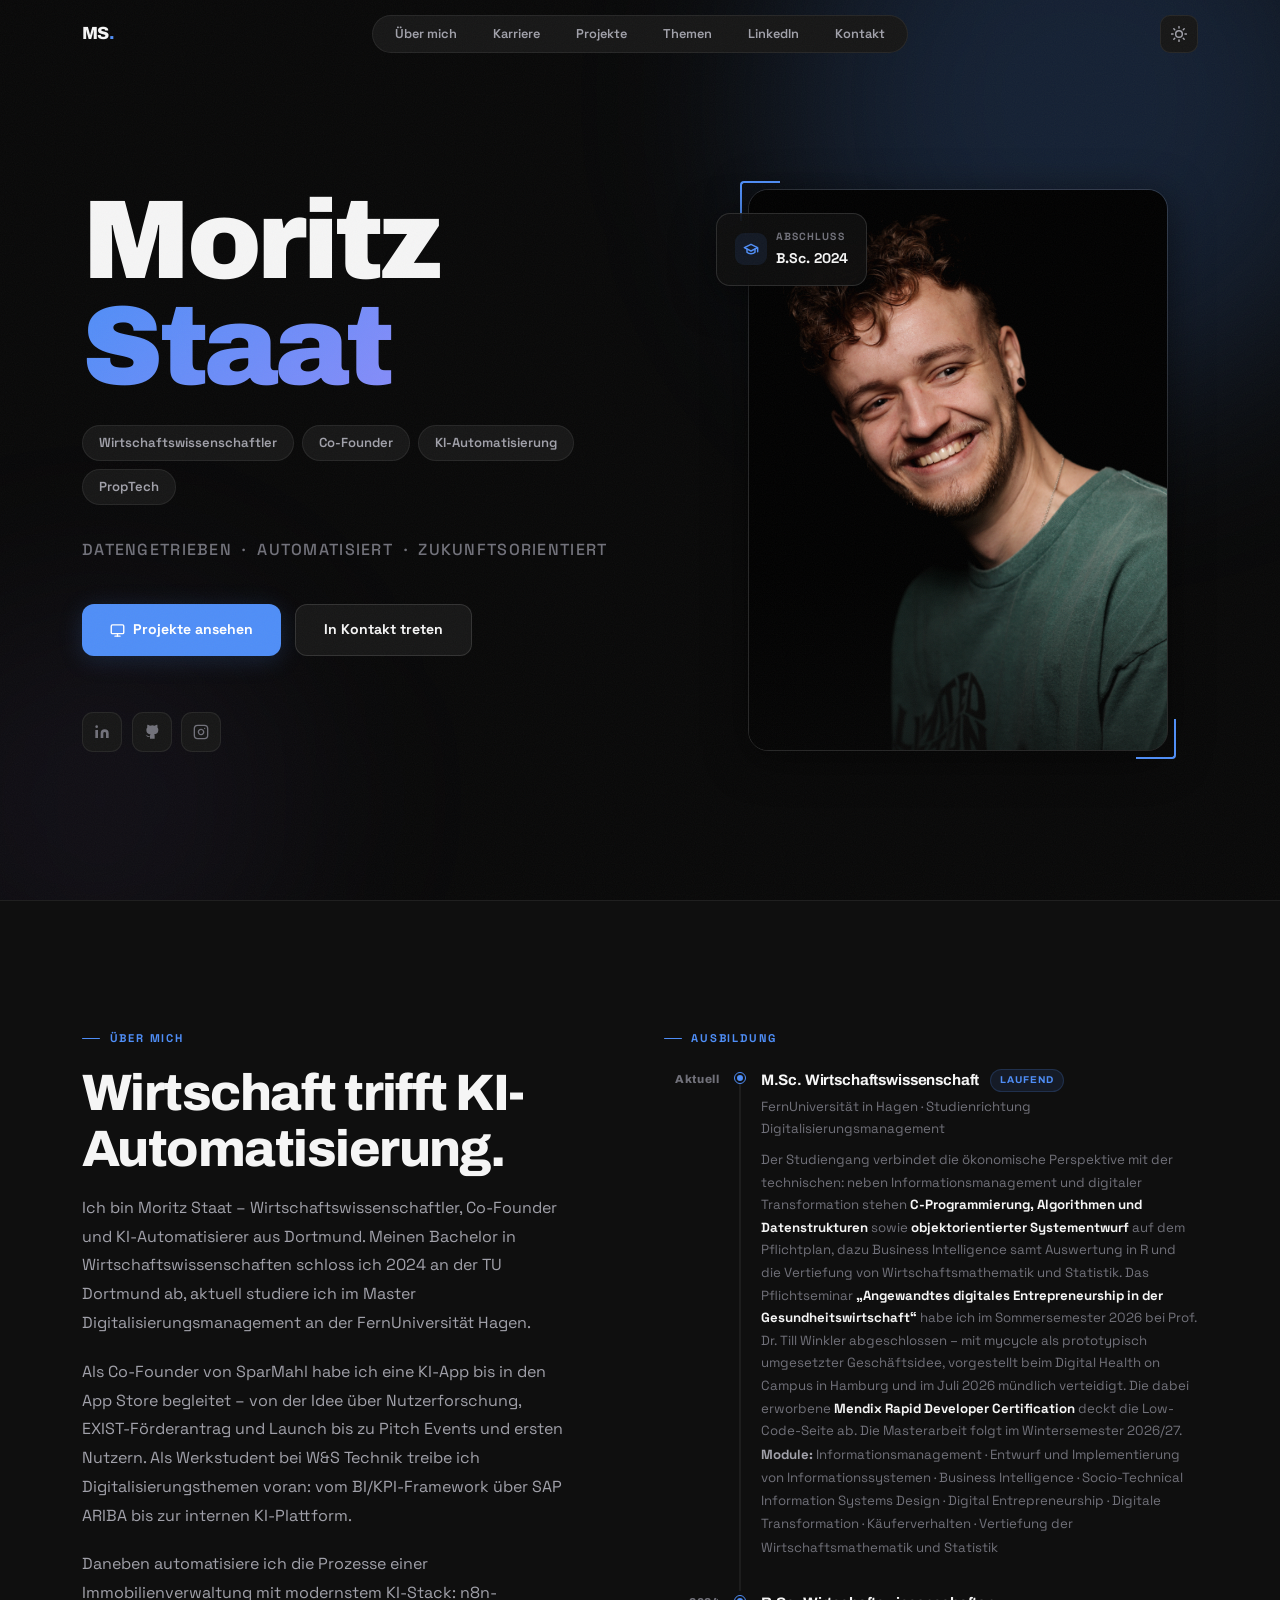
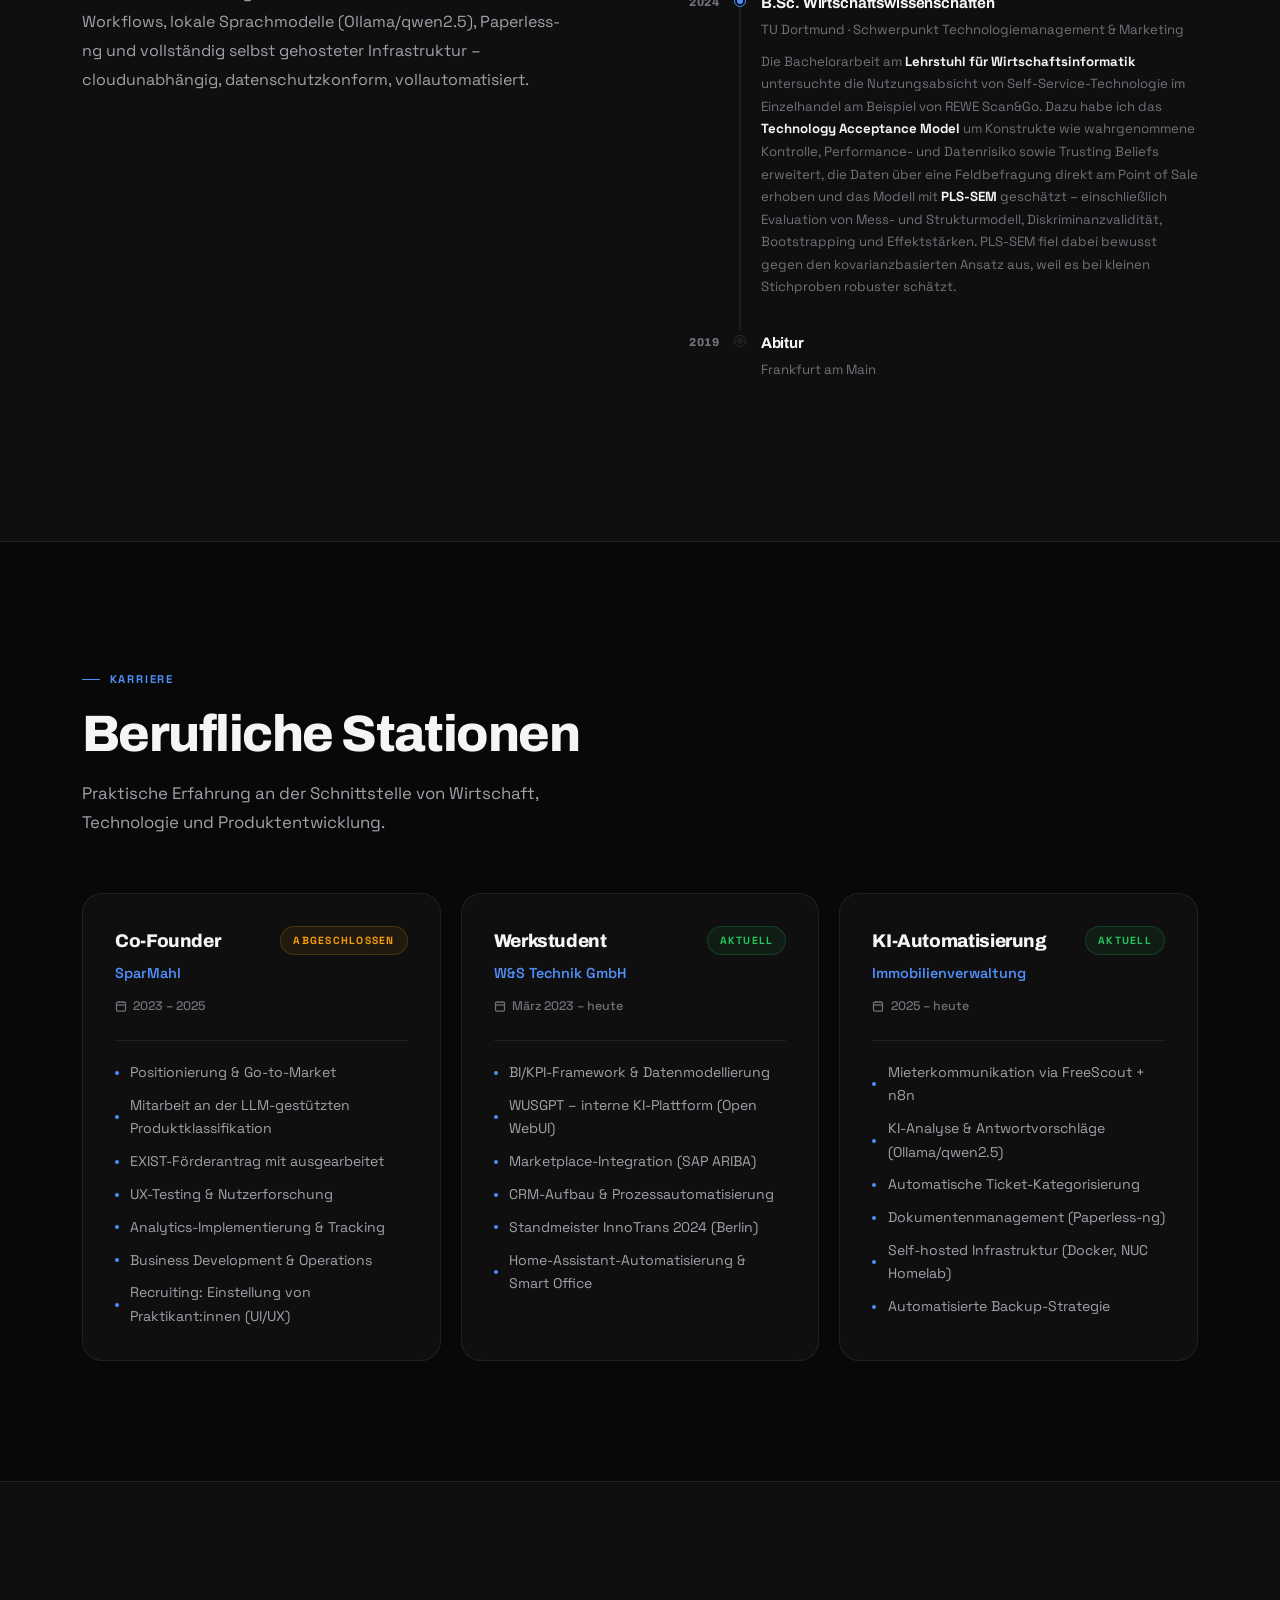
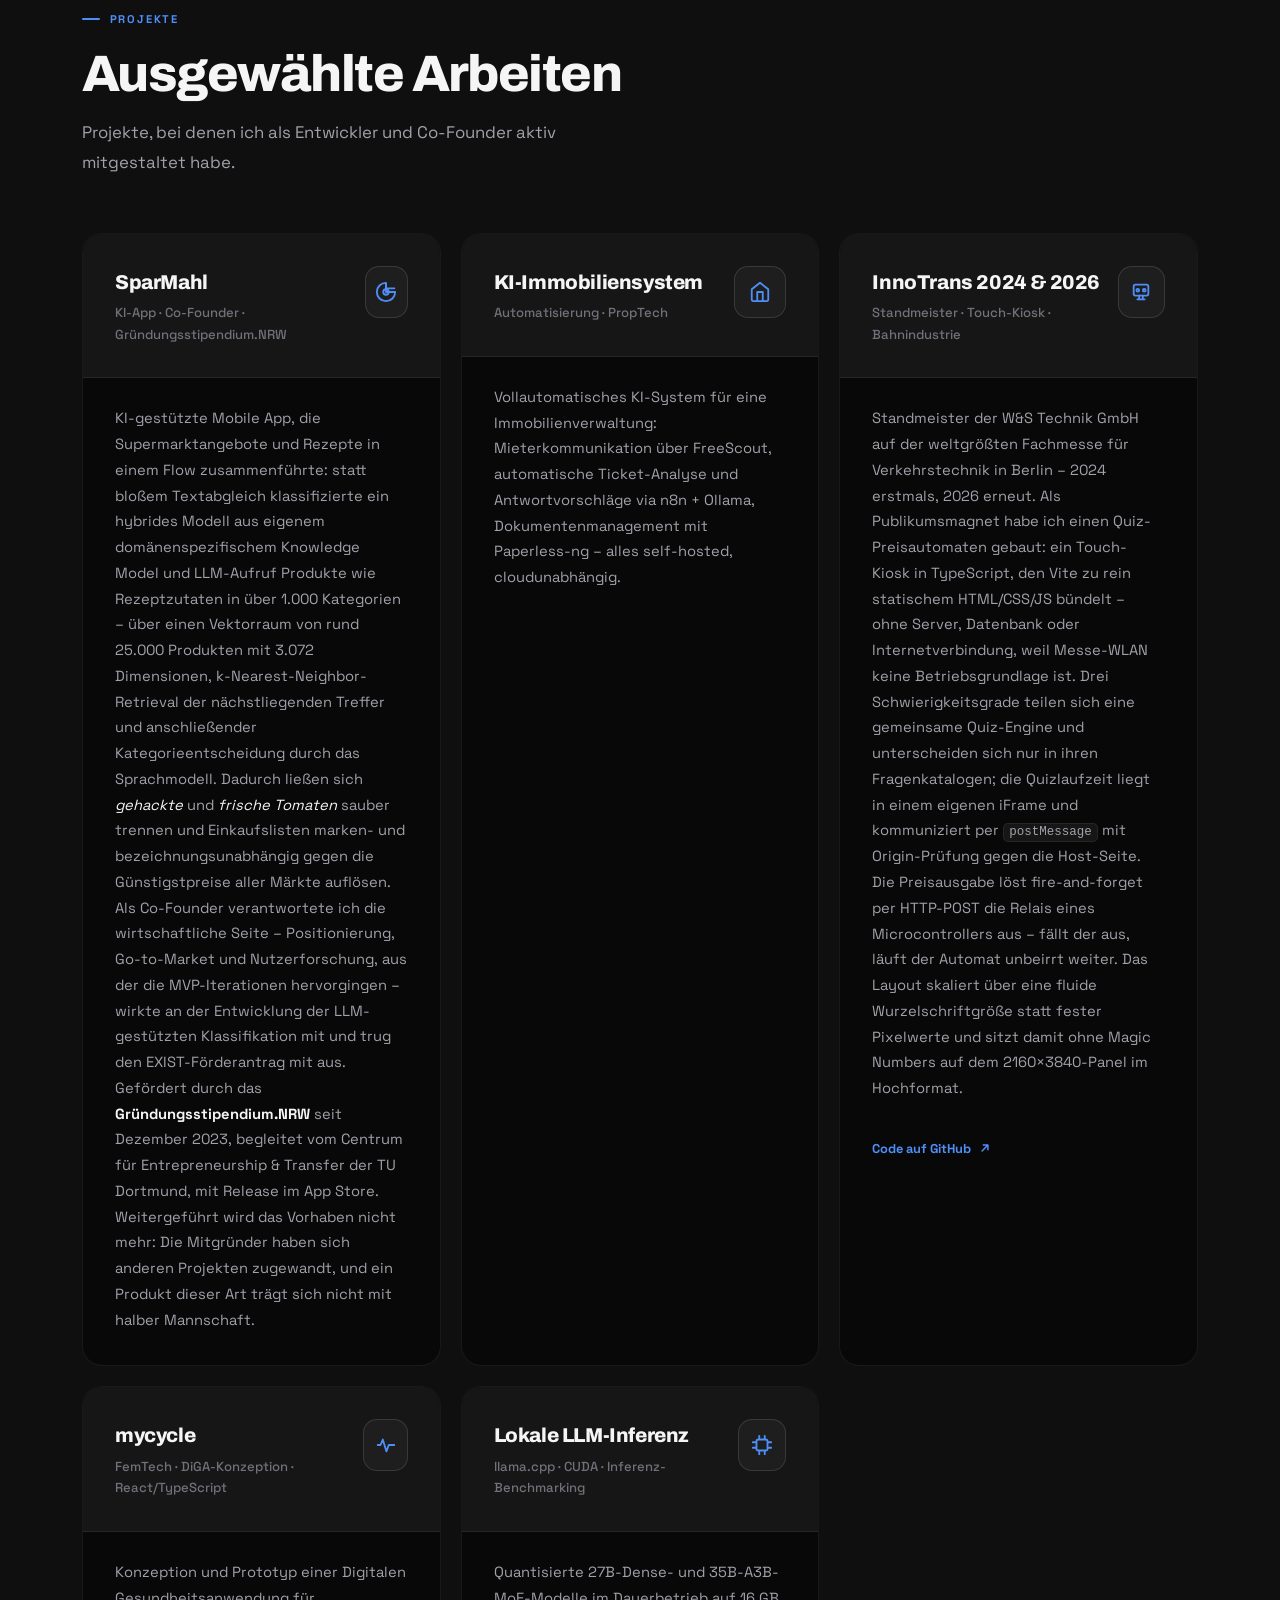
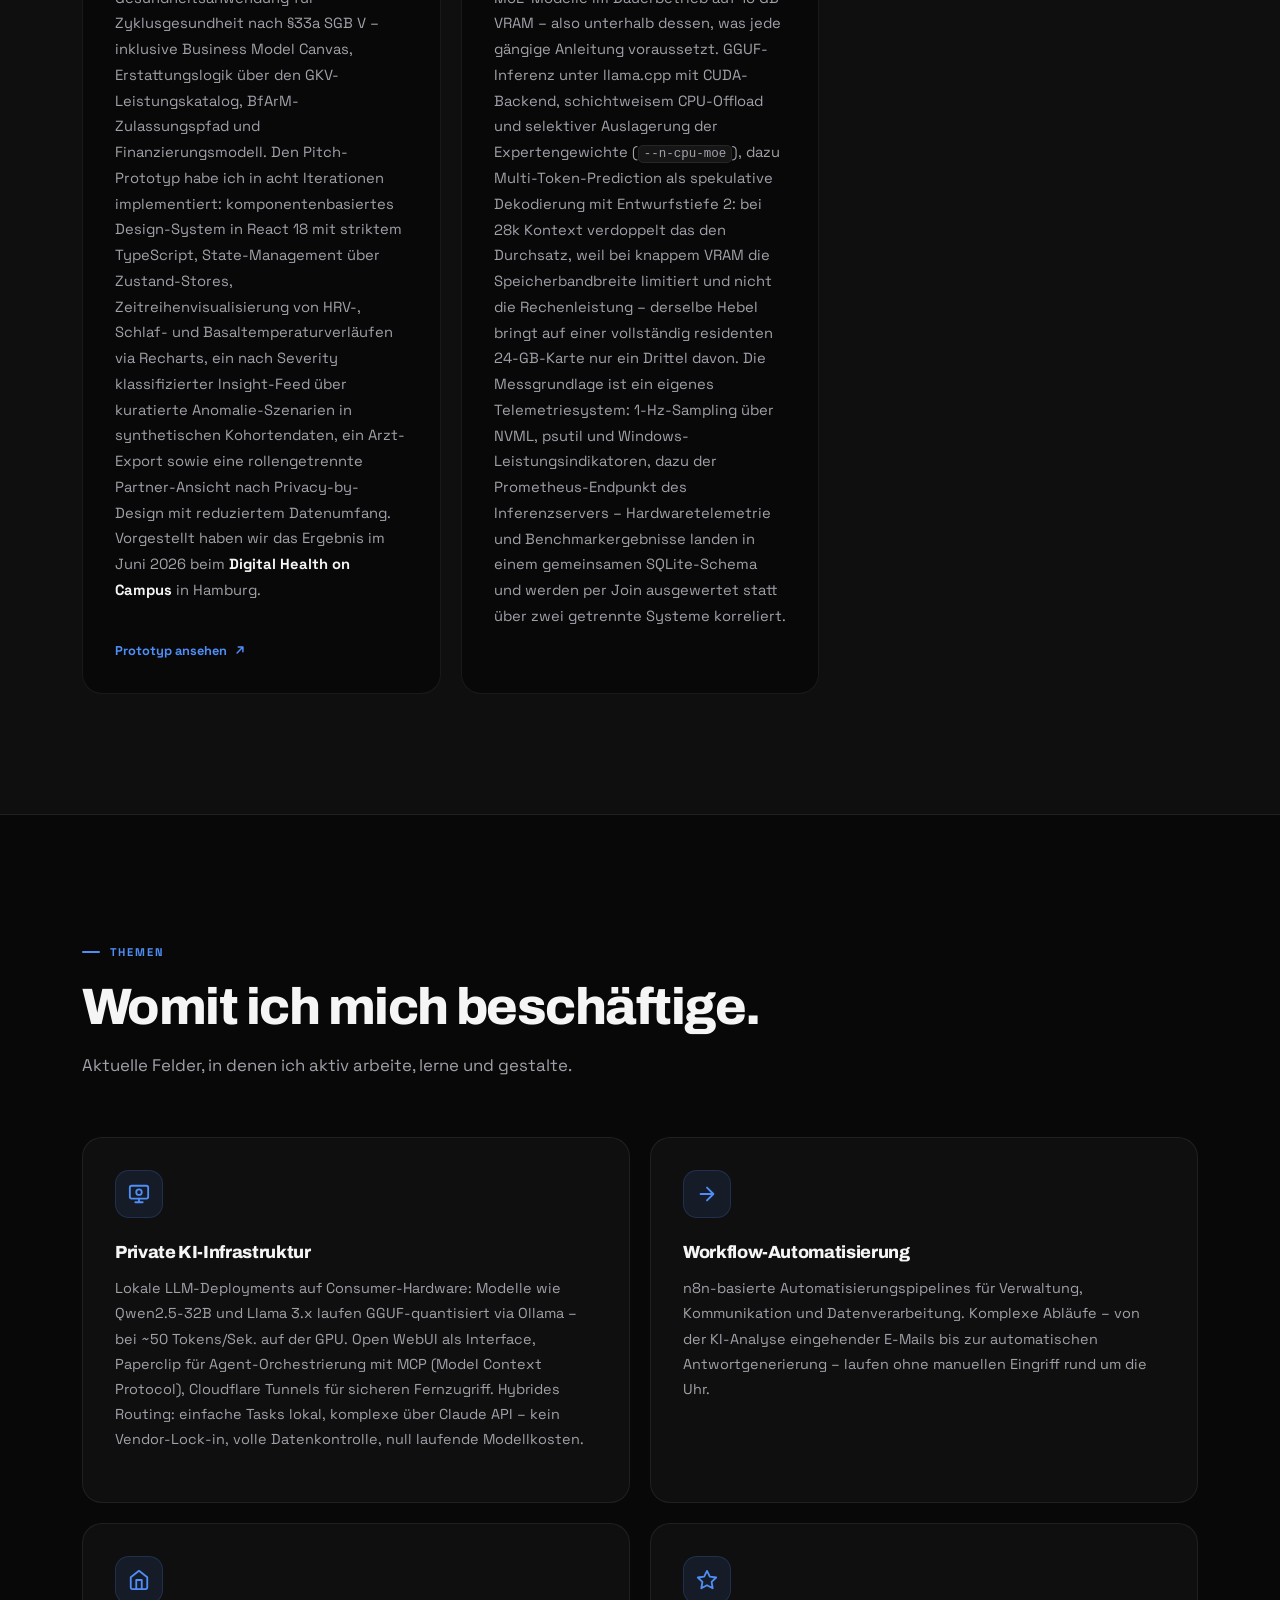
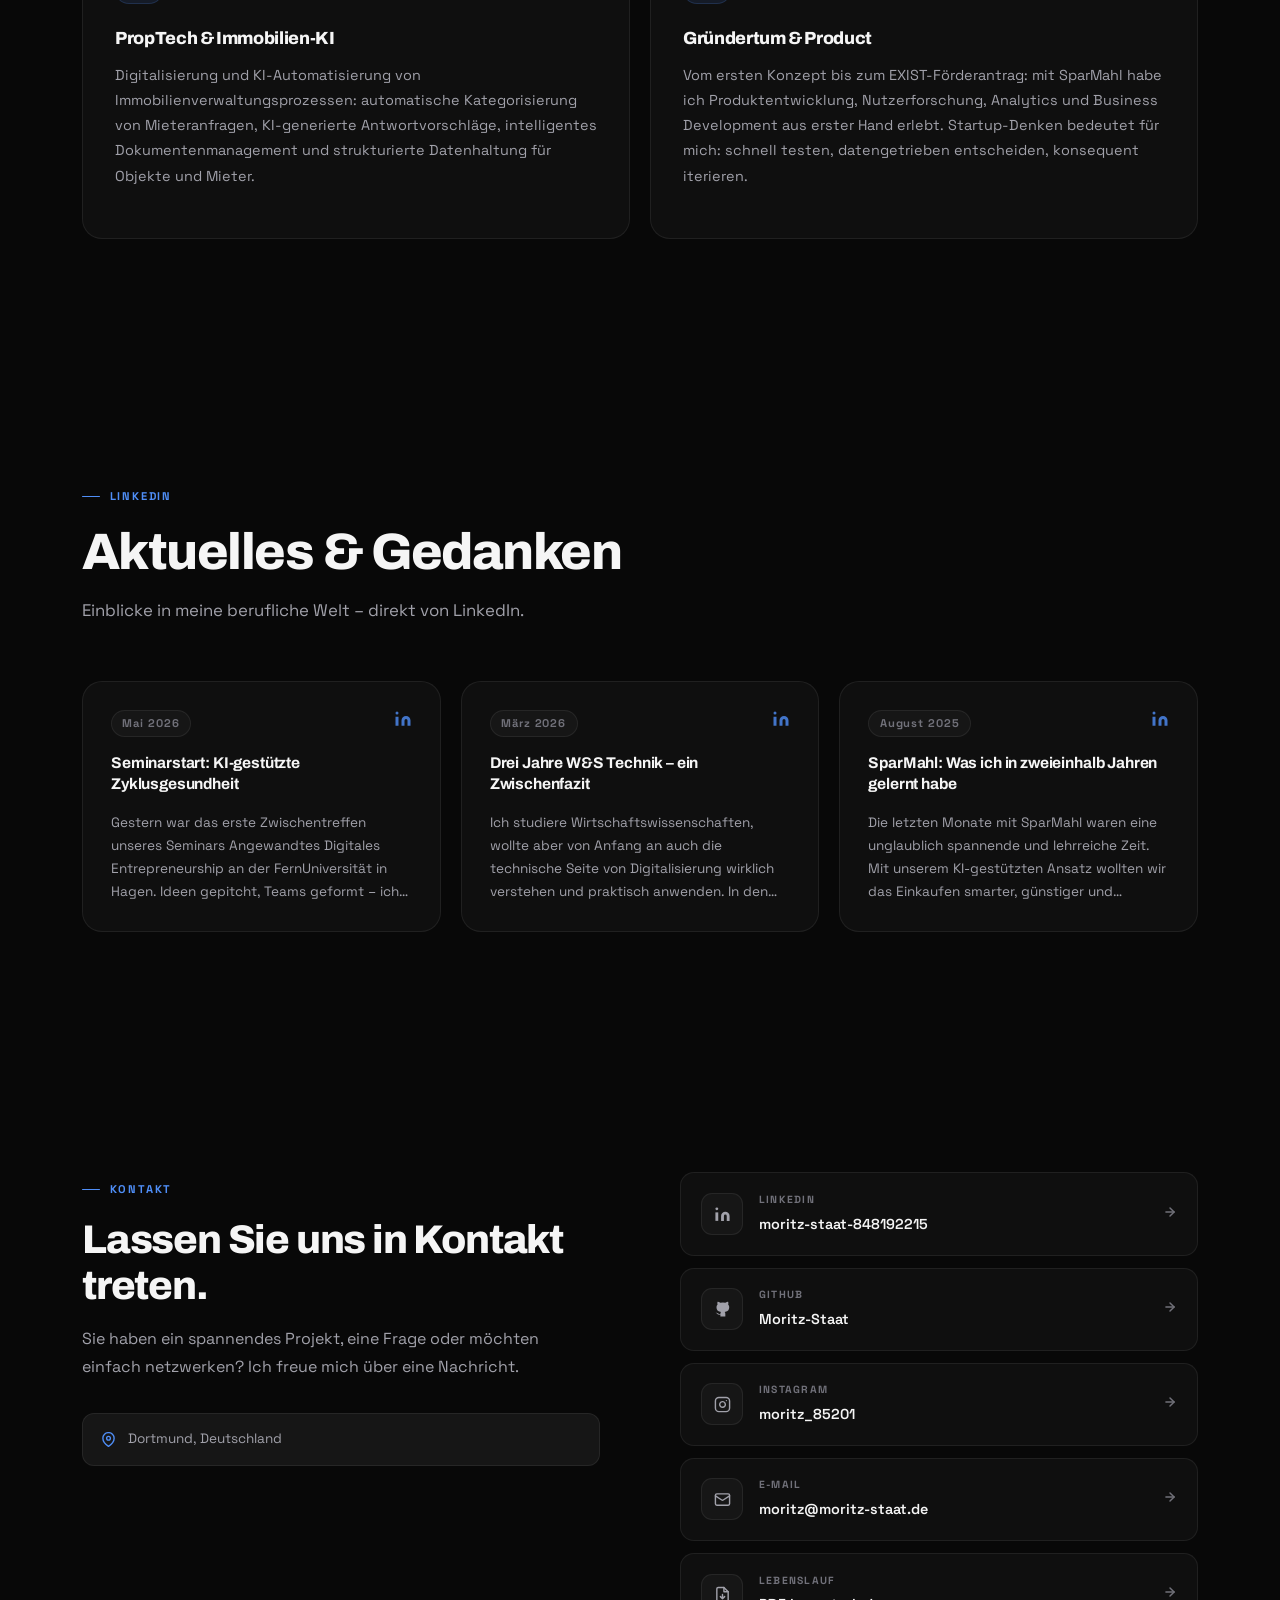
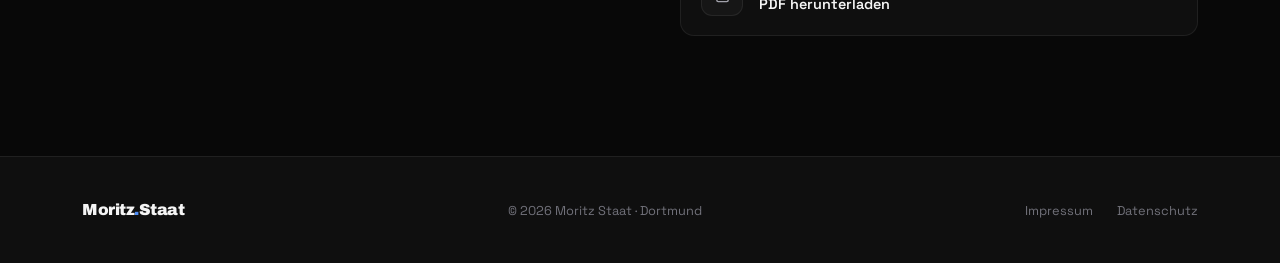
<file: index.html>
<!DOCTYPE html>
<html lang="de" data-theme="dark">
<head>
  <meta charset="UTF-8">
  <meta name="viewport" content="width=device-width, initial-scale=1.0">
  <title>Moritz Staat – Wirtschaft, KI-Automatisierung & lokale Sprachmodelle</title>
  <meta name="description" content="Wirtschaftswissenschaftler und KI-Automatisierer aus Dortmund. Lokale Sprachmodelle, Prozessautomatisierung, Business Intelligence. Datengetrieben. Automatisiert.">
  <link rel="canonical" href="https://www.moritz-staat.de/">
  <meta name="author" content="Moritz Staat">
  <meta name="theme-color" content="#0d0d0d" media="(prefers-color-scheme: dark)">
  <meta name="theme-color" content="#faf9f6" media="(prefers-color-scheme: light)">
  <link rel="icon" href="/favicon.svg" type="image/svg+xml">

  <!-- Open Graph / LinkedIn -->
  <meta property="og:type" content="website">
  <meta property="og:locale" content="de_DE">
  <meta property="og:site_name" content="Moritz Staat">
  <meta property="og:url" content="https://www.moritz-staat.de/">
  <meta property="og:title" content="Moritz Staat – Wirtschaft, KI-Automatisierung & lokale Sprachmodelle">
  <meta property="og:description" content="Wirtschaftswissenschaftler und KI-Automatisierer aus Dortmund. Lokale Sprachmodelle, Prozessautomatisierung, Business Intelligence. Datengetrieben. Automatisiert.">
  <meta property="og:image" content="https://www.moritz-staat.de/images/og-image.jpg">
  <meta property="og:image:width" content="1200">
  <meta property="og:image:height" content="630">
  <meta property="og:image:alt" content="Portr&auml;t von Moritz Staat">
  <meta name="twitter:card" content="summary_large_image">
  <meta name="twitter:title" content="Moritz Staat – Wirtschaft, KI-Automatisierung & lokale Sprachmodelle">
  <meta name="twitter:description" content="Wirtschaftswissenschaftler und KI-Automatisierer aus Dortmund. Lokale Sprachmodelle, Prozessautomatisierung, Business Intelligence. Datengetrieben. Automatisiert.">
  <meta name="twitter:image" content="https://www.moritz-staat.de/images/og-image.jpg">
  <link rel="preconnect" href="https://fonts.googleapis.com">
  <link rel="preconnect" href="https://fonts.gstatic.com" crossorigin>
  <link href="https://fonts.googleapis.com/css2?family=Archivo:ital,wght@0,300;0,400;0,500;0,600;0,700;0,800;0,900;1,300;1,400&family=Space+Grotesk:wght@300;400;500;600;700&display=swap" rel="stylesheet">
  <style>

    /* ════════════════════════════════════════
       TOKENS
    ════════════════════════════════════════ */
    :root {
      --dur: 0.3s;
      --ease: cubic-bezier(0.16, 1, 0.3, 1);
    }

    [data-theme="dark"] {
      --bg:          #080808;
      --bg-1:        #0f0f0f;
      --bg-2:        #161616;
      --bg-3:        #1e1e1e;
      --border:      rgba(255,255,255,0.07);
      --border-md:   rgba(255,255,255,0.12);
      --text:        #f5f5f5;
      --text-2:      #a1a1aa;
      --text-3:      #71717a;
      --blue:        #4f8ef7;
      --blue-dark:   #3b7de8;
      --blue-glow:   rgba(79,142,247,0.18);
      --blue-soft:   rgba(79,142,247,0.1);
      --glass:       rgba(255,255,255,0.03);
      --glass-bd:    rgba(255,255,255,0.07);
      --shadow:      0 8px 40px rgba(0,0,0,0.6);
      --shadow-sm:   0 2px 12px rgba(0,0,0,0.4);
      --noise: url("data:image/svg+xml,%3Csvg xmlns='http://www.w3.org/2000/svg' width='200' height='200'%3E%3Cfilter id='n'%3E%3CfeTurbulence type='fractalNoise' baseFrequency='0.9' numOctaves='4' stitchTiles='stitch'/%3E%3C/filter%3E%3Crect width='200' height='200' filter='url(%23n)' opacity='0.04'/%3E%3C/svg%3E");
    }

    [data-theme="light"] {
      --bg:          #f8f8f6;
      --bg-1:        #ffffff;
      --bg-2:        #f2f2ef;
      --bg-3:        #e8e8e4;
      --border:      rgba(0,0,0,0.07);
      --border-md:   rgba(0,0,0,0.12);
      --text:        #111110;
      --text-2:      #4a4a47;
      --text-3:      #8a8a85;
      --blue:        #1d59d4;
      --blue-dark:   #1347bb;
      --blue-glow:   rgba(29,89,212,0.12);
      --blue-soft:   rgba(29,89,212,0.07);
      --glass:       rgba(255,255,255,0.7);
      --glass-bd:    rgba(0,0,0,0.07);
      --shadow:      0 8px 40px rgba(0,0,0,0.1);
      --shadow-sm:   0 2px 12px rgba(0,0,0,0.07);
      --noise: url("data:image/svg+xml,%3Csvg xmlns='http://www.w3.org/2000/svg' width='200' height='200'%3E%3Cfilter id='n'%3E%3CfeTurbulence type='fractalNoise' baseFrequency='0.9' numOctaves='4' stitchTiles='stitch'/%3E%3C/filter%3E%3Crect width='200' height='200' filter='url(%23n)' opacity='0.025'/%3E%3C/svg%3E");
    }

    /* ════════════════════════════════════════
       RESET & BASE
    ════════════════════════════════════════ */
    *, *::before, *::after { box-sizing: border-box; margin: 0; padding: 0; }
    html { scroll-behavior: smooth; }

    body {
      font-family: 'Space Grotesk', sans-serif;
      background: var(--bg);
      color: var(--text);
      line-height: 1.65;
      -webkit-font-smoothing: antialiased;
      transition: background var(--dur) var(--ease), color var(--dur) var(--ease);
      overflow-x: hidden;
    }

    /* Noise texture overlay */
    body::before {
      content: '';
      position: fixed;
      inset: 0;
      background-image: var(--noise);
      background-repeat: repeat;
      pointer-events: none;
      z-index: 1000;
      opacity: 1;
    }

    /* ════════════════════════════════════════
       SCROLL PROGRESS
    ════════════════════════════════════════ */
    #progress {
      position: fixed;
      top: 0; left: 0;
      height: 2px;
      width: 0%;
      background: linear-gradient(90deg, var(--blue), #a78bfa);
      z-index: 200;
      transition: width 0.1s linear;
    }

    /* ════════════════════════════════════════
       REVEAL ANIMATIONS
    ════════════════════════════════════════ */
    .reveal {
      opacity: 0;
      transform: translateY(32px);
      transition: opacity 0.8s var(--ease), transform 0.8s var(--ease);
    }
    .reveal.up { transform: translateY(32px); }
    .reveal.left { transform: translateX(-32px); }
    .reveal.right { transform: translateX(32px); }
    .reveal.scale { transform: scale(0.94); }
    .reveal.visible { opacity: 1; transform: none; }
    .d1 { transition-delay: 0.1s; }
    .d2 { transition-delay: 0.2s; }
    .d3 { transition-delay: 0.3s; }
    .d4 { transition-delay: 0.4s; }
    .d5 { transition-delay: 0.5s; }

    @media (prefers-reduced-motion: reduce) {
      .reveal { opacity: 1 !important; transform: none !important; transition: none !important; }
      * { transition-duration: 0.01ms !important; animation-duration: 0.01ms !important; }
    }

    /* ════════════════════════════════════════
       NAV
    ════════════════════════════════════════ */
    .nav {
      position: fixed;
      top: 0; left: 0; right: 0;
      z-index: 100;
      height: 68px;
      transition: background var(--dur), border-color var(--dur), backdrop-filter var(--dur);
    }
    .nav.filled {
      background: color-mix(in srgb, var(--bg) 85%, transparent);
      backdrop-filter: blur(20px) saturate(180%);
      -webkit-backdrop-filter: blur(20px) saturate(180%);
      border-bottom: 1px solid var(--border);
    }
    .nav-inner {
      max-width: 1180px;
      margin: 0 auto;
      padding: 0 2rem;
      height: 100%;
      display: grid;
      grid-template-columns: 1fr auto 1fr;
      align-items: center;
    }
    .nav-logo {
      font-family: 'Archivo', sans-serif;
      font-size: 1.1rem;
      font-weight: 800;
      color: var(--text);
      text-decoration: none;
      letter-spacing: -0.03em;
      transition: color var(--dur);
    }
    .nav-logo .dot { color: var(--blue); }
    .nav-center {
      display: flex;
      align-items: center;
      gap: 0.25rem;
      background: var(--bg-2);
      border: 1px solid var(--border);
      border-radius: 999px;
      padding: 0.3rem 0.4rem;
      list-style: none;
    }
    .nav-center a {
      font-size: 0.8rem;
      font-weight: 600;
      color: var(--text-2);
      text-decoration: none;
      padding: 0.4rem 1rem;
      border-radius: 999px;
      transition: color 0.2s, background 0.2s;
    }
    .nav-center a:hover { color: var(--text); background: var(--bg-3); }
    .nav-right {
      display: flex;
      align-items: center;
      gap: 0.75rem;
      justify-self: end;
    }
    .theme-btn {
      width: 38px;
      height: 38px;
      border-radius: 10px;
      border: 1px solid var(--border);
      background: var(--bg-2);
      color: var(--text-2);
      cursor: pointer;
      display: flex;
      align-items: center;
      justify-content: center;
      transition: background 0.2s, color 0.2s, border-color 0.2s;
    }
    .theme-btn:hover { background: var(--bg-3); color: var(--text); border-color: var(--border-md); }
    .theme-btn svg { transition: transform 0.4s var(--ease); }
    .theme-btn:hover svg { transform: rotate(20deg); }
    .icon-sun, .icon-moon { position: absolute; transition: opacity 0.3s, transform 0.3s; }
    [data-theme="dark"] .icon-sun { opacity: 1; transform: scale(1); }
    [data-theme="dark"] .icon-moon { opacity: 0; transform: scale(0.5); }
    [data-theme="light"] .icon-sun { opacity: 0; transform: scale(0.5); }
    [data-theme="light"] .icon-moon { opacity: 1; transform: scale(1); }
    .nav-cta-btn {
      font-family: 'Space Grotesk', sans-serif;
      font-size: 0.82rem;
      font-weight: 700;
      color: #fff;
      background: var(--blue);
      border: none;
      padding: 0.55rem 1.25rem;
      border-radius: 10px;
      text-decoration: none;
      cursor: pointer;
      transition: background 0.2s, transform 0.15s, box-shadow 0.2s;
    }
    .nav-cta-btn:hover {
      background: var(--blue-dark);
      transform: translateY(-1px);
      box-shadow: 0 4px 20px var(--blue-glow);
    }
    .nav-mobile { display: none !important; }

    .nav-toggle {
      display: none;
      background: var(--bg-2);
      border: 1px solid var(--border);
      border-radius: 10px;
      width: 38px;
      height: 38px;
      align-items: center;
      justify-content: center;
      cursor: pointer;
      color: var(--text);
    }
    @media (max-width: 780px) {
      .nav-center { display: none; }
      .nav-toggle { display: flex; }
      .nav-mobile {
        position: absolute;
        top: 68px; left: 0; right: 0;
        background: color-mix(in srgb, var(--bg-1) 95%, transparent);
        backdrop-filter: blur(20px);
        border-bottom: 1px solid var(--border);
        padding: 1rem 1.5rem 1.5rem;
        display: none;
        flex-direction: column;
        gap: 0.25rem;
      }
      .nav-mobile.open { display: flex !important; }
      .nav-mobile a {
        color: var(--text-2);
        font-size: 0.95rem;
        font-weight: 600;
        text-decoration: none;
        padding: 0.75rem 0;
        border-bottom: 1px solid var(--border);
        transition: color 0.2s;
      }
      .nav-mobile a:last-child { border-bottom: none; }
      .nav-mobile a:hover { color: var(--text); }
    }

    /* ════════════════════════════════════════
       LAYOUT
    ════════════════════════════════════════ */
    section { padding: 120px 0; }
    .container { max-width: 1180px; margin: 0 auto; padding: 0 2rem; }

    .eyebrow {
      display: inline-flex;
      align-items: center;
      gap: 0.6rem;
      font-size: 0.7rem;
      font-weight: 700;
      letter-spacing: 0.16em;
      text-transform: uppercase;
      color: var(--blue);
      margin-bottom: 1.1rem;
    }
    .eyebrow::before {
      content: '';
      display: block;
      width: 18px;
      height: 1.5px;
      background: var(--blue);
      border-radius: 1px;
    }

    .headline {
      font-family: 'Archivo', sans-serif;
      font-size: clamp(2rem, 4vw, 3.25rem);
      font-weight: 800;
      color: var(--text);
      line-height: 1.1;
      letter-spacing: -0.03em;
      margin-bottom: 1rem;
    }
    .subline {
      font-size: 1.05rem;
      color: var(--text-2);
      max-width: 520px;
      line-height: 1.75;
      margin-bottom: 3.5rem;
    }

    /* ════════════════════════════════════════
       HERO
    ════════════════════════════════════════ */
    #home {
      min-height: 100svh;
      display: flex;
      align-items: center;
      padding: 100px 0 60px;
      position: relative;
      overflow: hidden;
    }

    /* Ambient gradient orbs */
    .orb {
      position: absolute;
      border-radius: 50%;
      filter: blur(100px);
      pointer-events: none;
    }
    .orb-1 {
      width: 600px; height: 600px;
      background: var(--blue-glow);
      top: -200px; right: -100px;
    }
    .orb-2 {
      width: 400px; height: 400px;
      background: rgba(167,139,250,0.06);
      bottom: -100px; left: -100px;
    }
    [data-theme="light"] .orb-1 { background: rgba(29,89,212,0.07); }
    [data-theme="light"] .orb-2 { background: rgba(167,139,250,0.05); }

    .hero-grid {
      display: grid;
      grid-template-columns: 1fr 480px;
      gap: 5rem;
      align-items: center;
      position: relative;
      z-index: 1;
    }
    @media (max-width: 1020px) {
      .hero-grid { grid-template-columns: 1fr; gap: 4rem; }
      .hero-photo-col { order: -1; display: flex; justify-content: center; }
    }

    /* Status pill */
    .status-pill {
      display: inline-flex;
      align-items: center;
      gap: 0.6rem;
      background: var(--bg-2);
      border: 1px solid var(--border-md);
      border-radius: 999px;
      padding: 0.4rem 1rem 0.4rem 0.7rem;
      font-size: 0.78rem;
      font-weight: 600;
      color: var(--text-2);
      margin-bottom: 2rem;
    }
    .status-dot {
      width: 8px; height: 8px;
      background: #22c55e;
      border-radius: 50%;
      box-shadow: 0 0 0 3px rgba(34,197,94,0.2);
      animation: pulse 2.5s infinite;
    }
    @keyframes pulse {
      0%, 100% { box-shadow: 0 0 0 3px rgba(34,197,94,0.2); }
      50%       { box-shadow: 0 0 0 6px rgba(34,197,94,0.08); }
    }

    .hero-name {
      font-family: 'Archivo', sans-serif;
      font-size: clamp(3.5rem, 9vw, 7rem);
      font-weight: 900;
      line-height: 0.95;
      letter-spacing: -0.04em;
      margin-bottom: 1.5rem;
    }
    .hero-name .line1 { color: var(--text); display: block; }
    .hero-name .line2 {
      display: block;
      background: linear-gradient(135deg, var(--blue) 0%, #a78bfa 100%);
      -webkit-background-clip: text;
      -webkit-text-fill-color: transparent;
      background-clip: text;
    }

    .hero-roles {
      display: flex;
      flex-wrap: wrap;
      gap: 0.5rem;
      margin-bottom: 2rem;
    }
    .role-chip {
      font-size: 0.82rem;
      font-weight: 600;
      color: var(--text-2);
      background: var(--bg-2);
      border: 1px solid var(--border);
      padding: 0.4rem 1rem;
      border-radius: 999px;
      transition: background 0.2s, border-color 0.2s, color 0.2s;
    }
    .role-chip:hover { background: var(--blue-soft); border-color: var(--blue); color: var(--blue); cursor: default; }

    .hero-tagline {
      font-size: 1rem;
      color: var(--text-3);
      font-weight: 500;
      letter-spacing: 0.08em;
      text-transform: uppercase;
      margin-bottom: 2.5rem;
    }

    .hero-actions {
      display: flex;
      gap: 0.85rem;
      flex-wrap: wrap;
      margin-bottom: 3.5rem;
    }

    .btn {
      display: inline-flex;
      align-items: center;
      gap: 0.5rem;
      font-family: 'Space Grotesk', sans-serif;
      font-size: 0.88rem;
      font-weight: 700;
      padding: 0.85rem 1.75rem;
      border-radius: 12px;
      text-decoration: none;
      transition: all 0.2s var(--ease);
      cursor: pointer;
      border: none;
      position: relative;
      overflow: hidden;
    }
    .btn::after {
      content: '';
      position: absolute;
      inset: 0;
      background: rgba(255,255,255,0.1);
      opacity: 0;
      transition: opacity 0.2s;
    }
    .btn:hover::after { opacity: 1; }
    .btn:hover { transform: translateY(-2px); }

    .btn-primary {
      background: var(--blue);
      color: #fff;
      box-shadow: 0 4px 24px var(--blue-glow);
    }
    .btn-primary:hover { box-shadow: 0 8px 36px var(--blue-glow); }

    .btn-ghost {
      background: var(--bg-2);
      color: var(--text);
      border: 1px solid var(--border-md);
    }
    .btn-ghost:hover { background: var(--bg-3); border-color: var(--border-md); }

    /* Social icons */
    .hero-social {
      display: flex;
      align-items: center;
      gap: 0.6rem;
    }
    .hero-social-sep {
      width: 1px;
      height: 18px;
      background: var(--border-md);
      margin: 0 0.4rem;
    }
    .social-icon {
      width: 40px; height: 40px;
      display: flex;
      align-items: center;
      justify-content: center;
      border-radius: 11px;
      border: 1px solid var(--border);
      background: var(--bg-2);
      color: var(--text-3);
      text-decoration: none;
      transition: background 0.2s, color 0.2s, border-color 0.2s, transform 0.2s;
      cursor: pointer;
    }
    .social-icon:hover {
      background: var(--bg-3);
      color: var(--text);
      border-color: var(--border-md);
      transform: translateY(-3px);
    }

    /* ── PHOTO ── */
    .hero-photo-col { position: relative; }

    .photo-frame {
      position: relative;
      width: 100%;
      max-width: 420px;
      margin: 0 auto;
    }

    /* Decorative corner accents */
    .photo-frame::before, .photo-frame::after {
      content: '';
      position: absolute;
      width: 40px; height: 40px;
      z-index: 2;
      pointer-events: none;
    }
    .photo-frame::before {
      top: -8px; left: -8px;
      border-top: 2px solid var(--blue);
      border-left: 2px solid var(--blue);
      border-radius: 4px 0 0 0;
    }
    .photo-frame::after {
      bottom: -8px; right: -8px;
      border-bottom: 2px solid var(--blue);
      border-right: 2px solid var(--blue);
      border-radius: 0 0 4px 0;
    }
    .photo-inner {
      position: relative;
      border-radius: 20px;
      overflow: hidden;
      border: 1px solid var(--border-md);
      box-shadow: var(--shadow);
    }
    .photo-inner img {
      width: 100%;
      display: block;
      object-fit: cover;
      object-position: center top;
      aspect-ratio: 3 / 4;
      filter: grayscale(5%) contrast(1.02);
      transition: transform 0.6s var(--ease), filter 0.4s;
    }
    .photo-inner:hover img {
      transform: scale(1.03);
      filter: grayscale(0%) contrast(1.05);
    }

    /* Photo overlay gradient */
    .photo-overlay {
      position: absolute;
      inset: 0;
      background: linear-gradient(
        to top,
        color-mix(in srgb, var(--bg) 60%, transparent) 0%,
        transparent 40%
      );
      pointer-events: none;
    }

    /* Floating cards on photo */
    .photo-badge {
      position: absolute;
      border-radius: 14px;
      border: 1px solid var(--border-md);
      backdrop-filter: blur(16px);
      -webkit-backdrop-filter: blur(16px);
      padding: 0.85rem 1.1rem;
      pointer-events: none;
      z-index: 3;
      box-shadow: var(--shadow);
    }
    [data-theme="dark"] .photo-badge { background: rgba(15,15,15,0.85); }
    [data-theme="light"] .photo-badge { background: rgba(255,255,255,0.88); }

    .badge-tl {
      top: 1.5rem;
      left: -2rem;
      display: flex;
      align-items: center;
      gap: 0.6rem;
    }
    .badge-tl-icon {
      width: 32px; height: 32px;
      background: var(--blue-soft);
      border-radius: 9px;
      display: flex;
      align-items: center;
      justify-content: center;
      color: var(--blue);
    }
    .badge-tl-text small {
      display: block;
      font-size: 0.65rem;
      font-weight: 700;
      letter-spacing: 0.1em;
      text-transform: uppercase;
      color: var(--text-3);
    }
    .badge-tl-text strong { font-size: 0.88rem; font-weight: 700; color: var(--text); }

    .badge-br {
      bottom: 3rem;
      right: -2rem;
      display: flex;
      align-items: center;
      gap: 0.75rem;
    }
    .badge-br-num {
      font-family: 'Archivo', sans-serif;
      font-size: 1.5rem;
      font-weight: 900;
      color: var(--text);
      letter-spacing: -0.04em;
    }
    .badge-br-num span { color: var(--blue); }
    .badge-br-label {
      font-size: 0.75rem;
      color: var(--text-2);
      line-height: 1.4;
      font-weight: 500;
    }

    @media (max-width: 1020px) {
      .badge-tl { left: 0.5rem; }
      .badge-br { right: 0.5rem; }
    }
    @media (max-width: 480px) {
      .badge-tl, .badge-br { display: none; }
    }

    /* ════════════════════════════════════════
       ABOUT
    ════════════════════════════════════════ */
    #about {
      background: var(--bg-1);
      border-top: 1px solid var(--border);
      border-bottom: 1px solid var(--border);
    }
    .about-grid {
      display: grid;
      grid-template-columns: 1fr 1.1fr;
      gap: 6rem;
      align-items: start;
    }
    @media (max-width: 820px) { .about-grid { grid-template-columns: 1fr; gap: 3rem; } }

    .about-text p {
      font-size: 1rem;
      color: var(--text-2);
      line-height: 1.8;
      margin-bottom: 1.25rem;
    }
    .about-text p:last-child { margin-bottom: 0; }

    /* Education timeline */
    .timeline { display: flex; flex-direction: column; }
    .tl-item {
      display: grid;
      grid-template-columns: 56px 1px 1fr;
      gap: 0 1.25rem;
      padding-bottom: 2rem;
    }
    .tl-item:last-child { padding-bottom: 0; }
    .tl-year {
      font-family: 'Archivo', sans-serif;
      font-size: 0.72rem;
      font-weight: 800;
      color: var(--text-3);
      letter-spacing: 0.06em;
      text-align: right;
      padding-top: 0.15rem;
    }
    .tl-spine { position: relative; }
    .tl-dot {
      position: absolute;
      top: 5px;
      left: 50%;
      transform: translateX(-50%);
      width: 10px; height: 10px;
      border-radius: 50%;
      background: var(--blue);
      border: 2px solid var(--bg-1);
      outline: 1.5px solid var(--blue);
      z-index: 1;
    }
    .tl-dot.dim { background: var(--bg-3); outline-color: var(--border-md); }
    .tl-line {
      position: absolute;
      top: 14px; bottom: -2rem;
      left: 50%;
      transform: translateX(-50%);
      width: 1px;
      background: var(--border-md);
    }
    .tl-item:last-child .tl-line { display: none; }
    .tl-content { padding-top: 0; }
    .tl-content h4 {
      font-family: 'Archivo', sans-serif;
      font-size: 0.95rem;
      font-weight: 700;
      color: var(--text);
      margin-bottom: 0.2rem;
      letter-spacing: -0.01em;
    }
    .tl-content p { font-size: 0.83rem; color: var(--text-3); margin: 0; }
    .tl-detail {
      font-size: 0.82rem;
      line-height: 1.7;
      color: var(--text-2);
      margin-top: 0.6rem !important;
    }
    .tl-detail strong { font-weight: 700; color: var(--text); }
    .tl-modules {
      margin-top: 0.55rem;
      font-size: 0.78rem;
      line-height: 1.75;
      color: var(--text-3);
    }
    .tl-modules b { font-weight: 700; color: var(--text-2); }

    .tl-content .badge-active {
      display: inline-block;
      font-size: 0.62rem;
      font-weight: 700;
      letter-spacing: 0.1em;
      text-transform: uppercase;
      color: var(--blue);
      background: var(--blue-soft);
      border: 1px solid var(--blue-glow);
      padding: 0.15rem 0.55rem;
      border-radius: 999px;
      margin-left: 0.5rem;
      vertical-align: middle;
    }

    /* Skill tags */
    .tag:hover { background: var(--blue-soft); border-color: var(--blue); color: var(--blue); }

    /* ════════════════════════════════════════
       KARRIERE
    ════════════════════════════════════════ */
    #career { background: var(--bg); }

    .career-grid {
      display: grid;
      grid-template-columns: repeat(3, 1fr);
      gap: 1.25rem;
    }
    @media (max-width: 1000px) { .career-grid { grid-template-columns: 1fr 1fr; } }
    @media (max-width: 620px) { .career-grid { grid-template-columns: 1fr; } }

    .career-card {
      background: var(--bg-1);
      border: 1px solid var(--border);
      border-radius: 20px;
      padding: 2rem 2rem 2rem;
      transition: box-shadow 0.35s var(--ease), transform 0.35s var(--ease), border-color 0.35s;
      cursor: default;
      position: relative;
      overflow: hidden;
    }
    .career-card::before {
      content: '';
      position: absolute;
      top: 0; left: 0; right: 0;
      height: 1px;
      background: linear-gradient(90deg, transparent, var(--blue), transparent);
      opacity: 0;
      transition: opacity 0.35s;
    }
    .career-card:hover { box-shadow: var(--shadow); transform: translateY(-5px); border-color: var(--border-md); }
    .career-card:hover::before { opacity: 1; }

    .career-header {
      display: flex;
      justify-content: space-between;
      align-items: flex-start;
      margin-bottom: 0.35rem;
      gap: 1rem;
    }
    .career-role {
      font-family: 'Archivo', sans-serif;
      font-size: 1.15rem;
      font-weight: 800;
      color: var(--text);
      letter-spacing: -0.02em;
    }
    .status-tag {
      font-size: 0.65rem;
      font-weight: 800;
      letter-spacing: 0.12em;
      text-transform: uppercase;
      padding: 0.3rem 0.75rem;
      border-radius: 999px;
      border: 1px solid;
      white-space: nowrap;
    }
    .status-active { color: #22c55e; background: rgba(34,197,94,0.08); border-color: rgba(34,197,94,0.2); }
    .status-paused { color: #f59e0b; background: rgba(245,158,11,0.08); border-color: rgba(245,158,11,0.2); }
    .career-company {
      font-size: 0.9rem;
      font-weight: 600;
      color: var(--blue);
      margin-bottom: 0.6rem;
    }
    .career-period {
      font-size: 0.78rem;
      color: var(--text-3);
      font-weight: 500;
      margin-bottom: 1.5rem;
      display: flex;
      align-items: center;
      gap: 0.4rem;
    }
    .career-divider {
      height: 1px;
      background: var(--border);
      margin-bottom: 1.25rem;
    }
    .career-list { list-style: none; display: flex; flex-direction: column; gap: 0.6rem; }
    .career-list li {
      display: flex;
      align-items: center;
      gap: 0.7rem;
      font-size: 0.88rem;
      color: var(--text-2);
    }
    .career-list li::before {
      content: '';
      width: 4px; height: 4px;
      min-width: 4px;
      border-radius: 50%;
      background: var(--blue);
    }

    /* ════════════════════════════════════════
       PROJEKTE
    ════════════════════════════════════════ */
    #projects {
      background: var(--bg-1);
      border-top: 1px solid var(--border);
      border-bottom: 1px solid var(--border);
    }

    .projects-grid {
      display: grid;
      grid-template-columns: repeat(3, 1fr);
      gap: 1.25rem;
    }
    @media (max-width: 1000px) { .projects-grid { grid-template-columns: 1fr 1fr; } }
    @media (max-width: 620px) { .projects-grid { grid-template-columns: 1fr; } }

    .project-card {
      border: 1px solid var(--border);
      border-radius: 20px;
      overflow: hidden;
      background: var(--bg);
      transition: box-shadow 0.35s var(--ease), transform 0.35s var(--ease), border-color 0.35s;
      cursor: default;
      display: flex;
      flex-direction: column;
    }
    .project-card:hover { box-shadow: var(--shadow); transform: translateY(-5px); border-color: var(--border-md); }

    .project-card-top {
      background: var(--bg-2);
      border-bottom: 1px solid var(--border);
      padding: 2rem;
      display: flex;
      justify-content: space-between;
      align-items: flex-start;
    }
    .project-icon-wrap {
      width: 52px; height: 52px;
      background: var(--bg-3);
      border: 1px solid var(--border-md);
      border-radius: 14px;
      display: flex;
      align-items: center;
      justify-content: center;
      color: var(--blue);
      transition: background 0.2s;
    }
    .project-card:hover .project-icon-wrap { background: var(--blue-soft); }
    .project-title {
      font-family: 'Archivo', sans-serif;
      font-size: 1.25rem;
      font-weight: 800;
      color: var(--text);
      letter-spacing: -0.02em;
      margin-bottom: 0.2rem;
    }
    .project-subtitle { font-size: 0.82rem; color: var(--text-3); font-weight: 500; }

    .project-card-body { padding: 1.75rem 2rem 2rem; flex: 1; display: flex; flex-direction: column; gap: 1.25rem; }
    .project-desc { font-size: 0.92rem; color: var(--text-2); line-height: 1.75; }
    .project-desc strong { font-weight: 700; color: var(--text); }
    .project-desc em { font-style: italic; color: var(--text); }
    .project-desc code {
      font-family: ui-monospace, SFMono-Regular, 'SF Mono', Menlo, Consolas, monospace;
      font-size: 0.85em;
      padding: 0.1em 0.4em;
      border-radius: 5px;
      background: var(--bg-2);
      border: 1px solid var(--border);
      white-space: nowrap;
    }

    .project-link {
      display: inline-flex;
      align-items: center;
      gap: 0.4rem;
      margin-top: 1rem;
      font-size: 0.8rem;
      font-weight: 700;
      color: var(--blue);
      text-decoration: none;
      transition: gap 0.2s var(--ease), opacity 0.2s;
      align-self: flex-start;
    }
    .project-link:hover { gap: 0.7rem; opacity: 0.8; }

    /* ════════════════════════════════════════
       KONTAKT
    ════════════════════════════════════════ */
    #contact { background: var(--bg); }
    .contact-grid {
      display: grid;
      grid-template-columns: 1fr 1fr;
      gap: 5rem;
      align-items: start;
    }
    @media (max-width: 820px) { .contact-grid { grid-template-columns: 1fr; gap: 3rem; } }

    .contact-links { display: flex; flex-direction: column; gap: 0.75rem; }
    .c-link {
      display: flex;
      align-items: center;
      gap: 1rem;
      padding: 1.1rem 1.25rem;
      background: var(--bg-1);
      border: 1px solid var(--border);
      border-radius: 14px;
      text-decoration: none;
      color: var(--text);
      transition: border-color 0.25s, box-shadow 0.25s, transform 0.25s;
      cursor: pointer;
    }
    .c-link:hover {
      border-color: var(--border-md);
      box-shadow: var(--shadow-sm);
      transform: translateX(6px);
    }
    .c-icon {
      width: 42px; height: 42px;
      min-width: 42px;
      background: var(--bg-2);
      border: 1px solid var(--border);
      border-radius: 11px;
      display: flex;
      align-items: center;
      justify-content: center;
      color: var(--text-2);
      transition: background 0.25s, color 0.25s, border-color 0.25s;
    }
    .c-link:hover .c-icon { background: var(--blue-soft); color: var(--blue); border-color: var(--blue-glow); }
    .c-text small {
      display: block;
      font-size: 0.65rem;
      font-weight: 800;
      letter-spacing: 0.12em;
      text-transform: uppercase;
      color: var(--text-3);
      margin-bottom: 0.15rem;
    }
    .c-text span { font-size: 0.9rem; font-weight: 600; }
    .c-arrow { margin-left: auto; color: var(--text-3); }

    .contact-location {
      margin-top: 1.25rem;
      display: flex;
      align-items: center;
      gap: 0.75rem;
      padding: 0.9rem 1.1rem;
      background: var(--bg-2);
      border: 1px solid var(--border);
      border-radius: 12px;
      font-size: 0.85rem;
      color: var(--text-2);
    }
    .contact-location svg { color: var(--blue); flex-shrink: 0; }

    .contact-intro h3 {
      font-family: 'Archivo', sans-serif;
      font-size: clamp(1.6rem, 3vw, 2.25rem);
      font-weight: 800;
      color: var(--text);
      letter-spacing: -0.03em;
      line-height: 1.15;
      margin-bottom: 1rem;
    }
    .contact-intro p {
      font-size: 1rem;
      color: var(--text-2);
      line-height: 1.75;
      margin-bottom: 2rem;
    }

    /* ════════════════════════════════════════
       LINKEDIN
    ════════════════════════════════════════ */
    #linkedin {
      background: var(--bg);
    }

    .linkedin-grid {
      display: grid;
      grid-template-columns: repeat(3, 1fr);
      gap: 1.25rem;
    }
    @media (max-width: 900px) { .linkedin-grid { grid-template-columns: 1fr 1fr; } }
    @media (max-width: 600px) { .linkedin-grid { grid-template-columns: 1fr; } }

    .li-card {
      background: var(--bg-1);
      border: 1px solid var(--border);
      border-radius: 20px;
      padding: 1.75rem;
      display: flex;
      flex-direction: column;
      gap: 1rem;
      transition: box-shadow 0.35s var(--ease), transform 0.35s var(--ease), border-color 0.35s;
      cursor: default;
      position: relative;
      overflow: hidden;
      min-height: 220px;
    }
    .li-card::before {
      content: '';
      position: absolute;
      top: 0; left: 0; right: 0;
      height: 1px;
      background: linear-gradient(90deg, transparent, var(--blue), transparent);
      opacity: 0;
      transition: opacity 0.35s;
    }
    .li-card:hover { box-shadow: var(--shadow); transform: translateY(-5px); border-color: var(--border-md); }
    .li-card:hover::before { opacity: 1; }

    .li-card-header {
      display: flex;
      justify-content: space-between;
      align-items: flex-start;
      gap: 0.75rem;
    }
    .li-date {
      font-size: 0.7rem;
      font-weight: 700;
      letter-spacing: 0.08em;
      color: var(--text-3);
      background: var(--bg-2);
      border: 1px solid var(--border);
      padding: 0.2rem 0.65rem;
      border-radius: 999px;
      white-space: nowrap;
    }
    .li-logo {
      color: var(--blue);
      opacity: 0.8;
      flex-shrink: 0;
    }
    .li-title {
      font-family: 'Archivo', sans-serif;
      font-size: 0.97rem;
      font-weight: 700;
      color: var(--text);
      letter-spacing: -0.01em;
      line-height: 1.35;
      display: -webkit-box;
      -webkit-line-clamp: 2;
      -webkit-box-orient: vertical;
      overflow: hidden;
    }
    .li-text {
      font-size: 0.85rem;
      color: var(--text-2);
      line-height: 1.7;
      flex: 1;
      display: -webkit-box;
      -webkit-line-clamp: 4;
      -webkit-box-orient: vertical;
      overflow: hidden;
    }
    .li-link {
      display: inline-flex;
      align-items: center;
      gap: 0.4rem;
      font-size: 0.8rem;
      font-weight: 700;
      color: var(--blue);
      text-decoration: none;
      transition: gap 0.2s var(--ease), opacity 0.2s;
      align-self: flex-start;
    }
    .li-link:hover { gap: 0.7rem; opacity: 0.8; }

    /* Skeleton loader */
    @keyframes li-shimmer {
      0% { background-position: -600px 0; }
      100% { background-position: 600px 0; }
    }
    .li-card.skeleton {
      pointer-events: none;
    }
    .li-card.skeleton .skel {
      border-radius: 6px;
      background: linear-gradient(90deg, var(--bg-2) 25%, var(--bg-3) 50%, var(--bg-2) 75%);
      background-size: 1200px 100%;
      animation: li-shimmer 1.6s infinite linear;
    }
    .skel-sm { height: 12px; width: 70px; }
    .skel-md { height: 14px; width: 100%; margin-top: 0.5rem; }
    .skel-md2 { height: 14px; width: 85%; margin-top: 0.3rem; }
    .skel-lg { height: 11px; width: 100%; margin-top: 0.5rem; }
    .skel-lg2 { height: 11px; width: 92%; margin-top: 0.25rem; }
    .skel-lg3 { height: 11px; width: 78%; margin-top: 0.25rem; }
    .skel-btn { height: 12px; width: 120px; margin-top: 0.75rem; }

    /* Error state */
    .linkedin-error {
      text-align: center;
      padding: 3rem 1rem;
      color: var(--text-3);
      font-size: 0.9rem;
    }
    .linkedin-error a {
      color: var(--blue);
      text-decoration: none;
      font-weight: 600;
    }
    .linkedin-error a:hover { text-decoration: underline; }

    /* ════════════════════════════════════════
       FOKUSTHEMEN
    ════════════════════════════════════════ */
    #focus {
      background: var(--bg);
    }

    .focus-grid {
      display: grid;
      grid-template-columns: repeat(2, 1fr);
      gap: 1.25rem;
    }
    @media (max-width: 720px) { .focus-grid { grid-template-columns: 1fr; } }

    .focus-card {
      background: var(--bg-1);
      border: 1px solid var(--border);
      border-radius: 20px;
      padding: 2rem;
      transition: box-shadow 0.35s var(--ease), transform 0.35s var(--ease), border-color 0.35s;
      cursor: default;
      position: relative;
      overflow: hidden;
    }
    .focus-card::before {
      content: '';
      position: absolute;
      top: 0; left: 0; right: 0;
      height: 1px;
      background: linear-gradient(90deg, transparent, var(--blue), transparent);
      opacity: 0;
      transition: opacity 0.35s;
    }
    .focus-card:hover { box-shadow: var(--shadow); transform: translateY(-5px); border-color: var(--border-md); }
    .focus-card:hover::before { opacity: 1; }

    .focus-icon {
      width: 48px; height: 48px;
      background: var(--blue-soft);
      border: 1px solid var(--blue-glow);
      border-radius: 14px;
      display: flex;
      align-items: center;
      justify-content: center;
      color: var(--blue);
      margin-bottom: 1.25rem;
      transition: background 0.2s;
    }
    .focus-card:hover .focus-icon { background: rgba(79,142,247,0.18); }

    .focus-title {
      font-family: 'Archivo', sans-serif;
      font-size: 1.1rem;
      font-weight: 800;
      color: var(--text);
      letter-spacing: -0.02em;
      margin-bottom: 0.6rem;
    }
    .focus-desc {
      font-size: 0.9rem;
      color: var(--text-2);
      line-height: 1.75;
      margin-bottom: 1.1rem;
    }

    /* ════════════════════════════════════════
       FOOTER
    ════════════════════════════════════════ */
    footer {
      border-top: 1px solid var(--border);
      background: var(--bg-1);
      padding: 2.5rem 0;
    }
    .footer-inner {
      max-width: 1180px;
      margin: 0 auto;
      padding: 0 2rem;
      display: flex;
      justify-content: space-between;
      align-items: center;
      flex-wrap: wrap;
      gap: 1rem;
    }
    .footer-logo {
      font-family: 'Archivo', sans-serif;
      font-weight: 900;
      font-size: 1rem;
      color: var(--text);
      letter-spacing: -0.03em;
    }
    .footer-logo .dot { color: var(--blue); }
    .footer-copy { font-size: 0.8rem; color: var(--text-3); }
    .footer-links { display: flex; gap: 1.5rem; }
    .footer-links a {
      font-size: 0.8rem;
      color: var(--text-3);
      text-decoration: none;
      transition: color 0.2s;
    }
    .footer-links a:hover { color: var(--text); }

  </style>
</head>
<body>

<div id="progress" role="progressbar" aria-label="Lesefortschritt" aria-valuemin="0" aria-valuemax="100"></div>

<!-- ── NAV ── -->
<nav class="nav" id="navbar" role="navigation" aria-label="Hauptnavigation">
  <div class="nav-inner">
    <a href="#home" class="nav-logo" aria-label="Moritz Staat – Startseite">MS<span class="dot">.</span></a>

    <ul class="nav-center" id="navCenter" role="list">
      <li><a href="#about">Über mich</a></li>
      <li><a href="#career">Karriere</a></li>
      <li><a href="#projects">Projekte</a></li>
      <li><a href="#focus">Themen</a></li>
      <li><a href="#linkedin">LinkedIn</a></li>
      <li><a href="#contact">Kontakt</a></li>
    </ul>

    <div class="nav-right">
      <button class="theme-btn" id="themeToggle" aria-label="Farbschema wechseln" style="position:relative;">
        <!-- Sun icon (shown in dark mode) -->
        <svg class="icon-sun" width="16" height="16" viewBox="0 0 24 24" fill="none" stroke="currentColor" stroke-width="2.2" stroke-linecap="round" aria-hidden="true">
          <circle cx="12" cy="12" r="5"/><line x1="12" y1="1" x2="12" y2="3"/><line x1="12" y1="21" x2="12" y2="23"/>
          <line x1="4.22" y1="4.22" x2="5.64" y2="5.64"/><line x1="18.36" y1="18.36" x2="19.78" y2="19.78"/>
          <line x1="1" y1="12" x2="3" y2="12"/><line x1="21" y1="12" x2="23" y2="12"/>
          <line x1="4.22" y1="19.78" x2="5.64" y2="18.36"/><line x1="18.36" y1="5.64" x2="19.78" y2="4.22"/>
        </svg>
        <!-- Moon icon (shown in light mode) -->
        <svg class="icon-moon" width="16" height="16" viewBox="0 0 24 24" fill="none" stroke="currentColor" stroke-width="2.2" stroke-linecap="round" aria-hidden="true">
          <path d="M21 12.79A9 9 0 1 1 11.21 3 7 7 0 0 0 21 12.79z"/>
        </svg>
      </button>
      <button class="nav-toggle" id="navToggle" aria-label="Menü öffnen" aria-expanded="false" aria-controls="navMobile">
        <svg width="18" height="18" viewBox="0 0 24 24" fill="none" stroke="currentColor" stroke-width="2.2" stroke-linecap="round" aria-hidden="true">
          <line x1="3" y1="6" x2="21" y2="6"/><line x1="3" y1="12" x2="21" y2="12"/><line x1="3" y1="18" x2="21" y2="18"/>
        </svg>
      </button>
    </div>
  </div>
  <nav class="nav-mobile" id="navMobile" aria-label="Mobiles Menü">
    <a href="#about">Über mich</a>
    <a href="#career">Karriere</a>
    <a href="#projects">Projekte</a>
    <a href="#focus">Themen</a>
    <a href="#linkedin">LinkedIn</a>
    <a href="#contact">Kontakt</a>
  </nav>
</nav>

<!-- ══════════════════════════════════════════
     HERO
══════════════════════════════════════════ -->
<section id="home" aria-labelledby="hero-name">
  <div class="orb orb-1" aria-hidden="true"></div>
  <div class="orb orb-2" aria-hidden="true"></div>

  <div class="container">
    <div class="hero-grid">

      <!-- TEXT -->
      <div>
        <h1 class="hero-name reveal d1" id="hero-name">
          <span class="line1">Moritz</span>
          <span class="line2">Staat</span>
        </h1>

        <div class="hero-roles reveal d2">
          <span class="role-chip">Wirtschaftswissenschaftler</span>
          <span class="role-chip">Co-Founder</span>
          <span class="role-chip">KI-Automatisierung</span>
          <span class="role-chip">PropTech</span>
        </div>

        <p class="hero-tagline reveal d3">Datengetrieben &nbsp;·&nbsp; Automatisiert &nbsp;·&nbsp; Zukunftsorientiert</p>

        <div class="hero-actions reveal d3">
          <a href="#projects" class="btn btn-primary">
            <svg width="15" height="15" viewBox="0 0 24 24" fill="none" stroke="currentColor" stroke-width="2.2" stroke-linecap="round" stroke-linejoin="round" aria-hidden="true"><rect x="2" y="3" width="20" height="14" rx="2"/><line x1="8" y1="21" x2="16" y2="21"/><line x1="12" y1="17" x2="12" y2="21"/></svg>
            Projekte ansehen
          </a>
          <a href="#contact" class="btn btn-ghost">
            In Kontakt treten
          </a>
        </div>

        <div class="hero-social reveal d4">
          <a href="https://linkedin.com/in/moritz-staat-848192215/" target="_blank" rel="noopener noreferrer" class="social-icon" aria-label="LinkedIn">
            <svg width="16" height="16" viewBox="0 0 24 24" fill="currentColor" aria-hidden="true"><path d="M16 8a6 6 0 0 1 6 6v7h-4v-7a2 2 0 0 0-4 0v7h-4v-7a6 6 0 0 1 6-6z"/><rect x="2" y="9" width="4" height="12"/><circle cx="4" cy="4" r="2"/></svg>
          </a>
          <a href="https://github.com/Moritz-Staat" target="_blank" rel="noopener noreferrer" class="social-icon" aria-label="GitHub">
            <svg width="16" height="16" viewBox="0 0 24 24" fill="currentColor" aria-hidden="true"><path d="M9 19c-5 1.5-5-2.5-7-3m14 6v-3.87a3.37 3.37 0 0 0-.94-2.61c3.14-.35 6.44-1.54 6.44-7A5.44 5.44 0 0 0 20 4.77 5.07 5.07 0 0 0 19.91 1S18.73.65 16 2.48a13.38 13.38 0 0 0-7 0C6.27.65 5.09 1 5.09 1A5.07 5.07 0 0 0 5 4.77a5.44 5.44 0 0 0-1.5 3.78c0 5.42 3.3 6.61 6.44 7A3.37 3.37 0 0 0 9 18.13V22"/></svg>
          </a>
          <a href="https://instagram.com/moritz_85201/" target="_blank" rel="noopener noreferrer" class="social-icon" aria-label="Instagram">
            <svg width="16" height="16" viewBox="0 0 24 24" fill="none" stroke="currentColor" stroke-width="2" stroke-linecap="round" stroke-linejoin="round" aria-hidden="true"><rect x="2" y="2" width="20" height="20" rx="5"/><path d="M16 11.37A4 4 0 1 1 12.63 8 4 4 0 0 1 16 11.37z"/><line x1="17.5" y1="6.5" x2="17.51" y2="6.5"/></svg>
          </a>
        </div>
      </div>

      <!-- PHOTO -->
      <div class="hero-photo-col reveal right d2">
        <div class="photo-frame">

          <!-- Floating badge top-left -->
          <div class="photo-badge badge-tl" aria-hidden="true">
            <div class="badge-tl-icon">
              <svg width="16" height="16" viewBox="0 0 24 24" fill="none" stroke="currentColor" stroke-width="2.2" stroke-linecap="round" stroke-linejoin="round"><path d="M22 10v6M2 10l10-5 10 5-10 5z"/><path d="M6 12v5c3 3 9 3 12 0v-5"/></svg>
            </div>
            <div class="badge-tl-text">
              <small>Abschluss</small>
              <strong>B.Sc. 2024</strong>
            </div>
          </div>

          <div class="photo-inner">
            <img
              src="images/ImCasten%20(8%20von%2026)%20-%20Kopie.jpg"
              alt="Porträt von Moritz Staat"
              loading="eager"
              width="420"
              height="560"
            >
            <div class="photo-overlay" aria-hidden="true"></div>
          </div>


        </div>
      </div>

    </div>
  </div>
</section>

<!-- ══════════════════════════════════════════
     ÜBER MICH
══════════════════════════════════════════ -->
<section id="about" aria-labelledby="about-title">
  <div class="container">
    <div class="about-grid">

      <div>
        <div class="eyebrow reveal">Über mich</div>
        <h2 class="headline reveal d1" id="about-title">Wirtschaft trifft KI-Automatisierung.</h2>
        <div class="about-text">
          <p class="reveal d1">Ich bin Moritz Staat – Wirtschaftswissenschaftler, Co-Founder und KI-Automatisierer aus Dortmund. Meinen Bachelor in Wirtschaftswissenschaften schloss ich 2024 an der TU Dortmund ab, aktuell studiere ich im Master Digitalisierungsmanagement an der FernUniversität Hagen.</p>
          <p class="reveal d2">Als Co-Founder von SparMahl habe ich eine KI-App bis in den App Store begleitet – von der Idee über Nutzerforschung, EXIST-Förderantrag und Launch bis zu Pitch Events und ersten Nutzern. Als Werkstudent bei W&amp;S Technik treibe ich Digitalisierungsthemen voran: vom BI/KPI-Framework über SAP ARIBA bis zur internen KI-Plattform.</p>
          <p class="reveal d3">Daneben automatisiere ich die Prozesse einer Immobilienverwaltung mit modernstem KI-Stack: n8n-Workflows, lokale Sprachmodelle (Ollama/qwen2.5), Paperless-ng und vollständig selbst gehosteter Infrastruktur – cloudunabhängig, datenschutzkonform, vollautomatisiert.</p>
        </div>
      </div>

      <div>
        <!-- Timeline -->
        <div class="eyebrow reveal" style="margin-bottom: 1.25rem;">Ausbildung</div>
        <div class="timeline reveal d1" style="margin-bottom: 2.5rem;">
          <div class="tl-item">
            <div class="tl-year">Aktuell</div>
            <div class="tl-spine"><div class="tl-dot"></div><div class="tl-line"></div></div>
            <div class="tl-content">
              <h4>M.Sc. Wirtschaftswissenschaft <span class="badge-active">laufend</span></h4>
              <p>FernUniversität in Hagen · Studienrichtung Digitalisierungsmanagement</p>
              <p class="tl-detail">Der Studiengang verbindet die &ouml;konomische Perspektive mit der technischen: neben Informationsmanagement und digitaler Transformation stehen <strong>C-Programmierung, Algorithmen und Datenstrukturen</strong> sowie <strong>objektorientierter Systementwurf</strong> auf dem Pflichtplan, dazu Business Intelligence samt Auswertung in R und die Vertiefung von Wirtschaftsmathematik und Statistik. Das Pflichtseminar <strong>&bdquo;Angewandtes digitales Entrepreneurship in der Gesundheitswirtschaft&ldquo;</strong> habe ich im Sommersemester 2026 bei Prof. Dr. Till Winkler abgeschlossen &ndash; mit mycycle als prototypisch umgesetzter Gesch&auml;ftsidee, vorgestellt beim Digital Health on Campus in Hamburg und im Juli 2026 m&uuml;ndlich verteidigt. Die dabei erworbene <strong>Mendix Rapid Developer Certification</strong> deckt die Low-Code-Seite ab. Die Masterarbeit folgt im Wintersemester 2026/27.</p>
              <p class="tl-modules"><b>Module:</b> Informationsmanagement &middot; Entwurf und Implementierung von Informationssystemen &middot; Business Intelligence &middot; Socio-Technical Information Systems Design &middot; Digital Entrepreneurship &middot; Digitale Transformation &middot; K&auml;uferverhalten &middot; Vertiefung der Wirtschaftsmathematik und Statistik</p>
            </div>
          </div>
          <div class="tl-item">
            <div class="tl-year">2024</div>
            <div class="tl-spine"><div class="tl-dot"></div><div class="tl-line"></div></div>
            <div class="tl-content">
              <h4>B.Sc. Wirtschaftswissenschaften</h4>
              <p>TU Dortmund · Schwerpunkt Technologiemanagement &amp; Marketing</p>
              <p class="tl-detail">Die Bachelorarbeit am <strong>Lehrstuhl f&uuml;r Wirtschaftsinformatik</strong> untersuchte die Nutzungsabsicht von Self-Service-Technologie im Einzelhandel am Beispiel von REWE Scan&amp;Go. Dazu habe ich das <strong>Technology Acceptance Model</strong> um Konstrukte wie wahrgenommene Kontrolle, Performance- und Datenrisiko sowie Trusting Beliefs erweitert, die Daten &uuml;ber eine Feldbefragung direkt am Point of Sale erhoben und das Modell mit <strong>PLS-SEM</strong> gesch&auml;tzt &ndash; einschlie&szlig;lich Evaluation von Mess- und Strukturmodell, Diskriminanzvalidit&auml;t, Bootstrapping und Effektst&auml;rken. PLS-SEM fiel dabei bewusst gegen den kovarianzbasierten Ansatz aus, weil es bei kleinen Stichproben robuster sch&auml;tzt.</p>
            </div>
          </div>
          <div class="tl-item">
            <div class="tl-year">2019</div>
            <div class="tl-spine"><div class="tl-dot dim"></div><div class="tl-line"></div></div>
            <div class="tl-content">
              <h4>Abitur</h4>
              <p>Frankfurt am Main</p>
            </div>
          </div>
        </div>
      </div>

    </div>
  </div>
</section>

<!-- ══════════════════════════════════════════
     KARRIERE
══════════════════════════════════════════ -->
<section id="career" aria-labelledby="career-title">
  <div class="container">
    <div class="eyebrow reveal">Karriere</div>
    <h2 class="headline reveal d1" id="career-title">Berufliche Stationen</h2>
    <p class="subline reveal d1">Praktische Erfahrung an der Schnittstelle von Wirtschaft, Technologie und Produktentwicklung.</p>

    <div class="career-grid">
      <div class="career-card reveal">
        <div class="career-header">
          <div class="career-role">Co-Founder</div>
          <span class="status-tag status-paused">Abgeschlossen</span>
        </div>
        <div class="career-company">SparMahl</div>
        <div class="career-period">
          <svg width="12" height="12" viewBox="0 0 24 24" fill="none" stroke="currentColor" stroke-width="2.5" aria-hidden="true"><rect x="3" y="4" width="18" height="18" rx="2"/><line x1="16" y1="2" x2="16" y2="6"/><line x1="8" y1="2" x2="8" y2="6"/><line x1="3" y1="10" x2="21" y2="10"/></svg>
          2023 – 2025
        </div>
        <div class="career-divider" aria-hidden="true"></div>
        <ul class="career-list">
          <li>Positionierung &amp; Go-to-Market</li>
          <li>Mitarbeit an der LLM-gest&uuml;tzten Produktklassifikation</li>
          <li>EXIST-F&ouml;rderantrag mit ausgearbeitet</li>
          <li>UX-Testing &amp; Nutzerforschung</li>
          <li>Analytics-Implementierung &amp; Tracking</li>
          <li>Business Development &amp; Operations</li>
          <li>Recruiting: Einstellung von Praktikant:innen (UI/UX)</li>
        </ul>
      </div>

      <div class="career-card reveal d1">
        <div class="career-header">
          <div class="career-role">Werkstudent</div>
          <span class="status-tag status-active">Aktuell</span>
        </div>
        <div class="career-company">W&amp;S Technik GmbH</div>
        <div class="career-period">
          <svg width="12" height="12" viewBox="0 0 24 24" fill="none" stroke="currentColor" stroke-width="2.5" aria-hidden="true"><rect x="3" y="4" width="18" height="18" rx="2"/><line x1="16" y1="2" x2="16" y2="6"/><line x1="8" y1="2" x2="8" y2="6"/><line x1="3" y1="10" x2="21" y2="10"/></svg>
          März 2023 – heute
        </div>
        <div class="career-divider" aria-hidden="true"></div>
        <ul class="career-list">
          <li>BI/KPI-Framework & Datenmodellierung</li>
          <li>WUSGPT – interne KI-Plattform (Open WebUI)</li>
          <li>Marketplace-Integration (SAP ARIBA)</li>
          <li>CRM-Aufbau & Prozessautomatisierung</li>
          <li>Standmeister InnoTrans 2024 (Berlin)</li>
          <li>Home-Assistant-Automatisierung & Smart Office</li>
        </ul>
      </div>

      <div class="career-card reveal d2">
        <div class="career-header">
          <div class="career-role">KI-Automatisierung</div>
          <span class="status-tag status-active">Aktuell</span>
        </div>
        <div class="career-company">Immobilienverwaltung</div>
        <div class="career-period">
          <svg width="12" height="12" viewBox="0 0 24 24" fill="none" stroke="currentColor" stroke-width="2.5" aria-hidden="true"><rect x="3" y="4" width="18" height="18" rx="2"/><line x1="16" y1="2" x2="16" y2="6"/><line x1="8" y1="2" x2="8" y2="6"/><line x1="3" y1="10" x2="21" y2="10"/></svg>
          2025 – heute
        </div>
        <div class="career-divider" aria-hidden="true"></div>
        <ul class="career-list">
          <li>Mieterkommunikation via FreeScout + n8n</li>
          <li>KI-Analyse & Antwortvorschläge (Ollama/qwen2.5)</li>
          <li>Automatische Ticket-Kategorisierung</li>
          <li>Dokumentenmanagement (Paperless-ng)</li>
          <li>Self-hosted Infrastruktur (Docker, NUC Homelab)</li>
          <li>Automatisierte Backup-Strategie</li>
        </ul>
      </div>
    </div>
  </div>
</section>

<!-- ══════════════════════════════════════════
     PROJEKTE
══════════════════════════════════════════ -->
<section id="projects" aria-labelledby="projects-title">
  <div class="container">
    <div class="eyebrow reveal">Projekte</div>
    <h2 class="headline reveal d1" id="projects-title">Ausgewählte Arbeiten</h2>
    <p class="subline reveal d1">Projekte, bei denen ich als Entwickler und Co-Founder aktiv mitgestaltet habe.</p>

    <div class="projects-grid">
      <div class="project-card reveal">
        <div class="project-card-top">
          <div>
            <div class="project-title">SparMahl</div>
            <div class="project-subtitle">KI-App &middot; Co-Founder &middot; Gr&uuml;ndungsstipendium.NRW</div>
          </div>
          <div class="project-icon-wrap" aria-hidden="true">
            <svg width="22" height="22" viewBox="0 0 24 24" fill="none" stroke="currentColor" stroke-width="2" stroke-linecap="round" stroke-linejoin="round"><path d="M12 2a10 10 0 1 0 10 10H12V2z"/><path d="M21.17 8H12V2.83"/><circle cx="12" cy="12" r="3"/></svg>
          </div>
        </div>
        <div class="project-card-body">
          <p class="project-desc">KI-gest&uuml;tzte Mobile App, die Supermarktangebote und Rezepte in einem Flow zusammenf&uuml;hrte: statt bloßem Textabgleich klassifizierte ein hybrides Modell aus eigenem dom&auml;nenspezifischem Knowledge Model und LLM-Aufruf Produkte wie Rezeptzutaten in &uuml;ber 1.000 Kategorien &ndash; &uuml;ber einen Vektorraum von rund 25.000 Produkten mit 3.072 Dimensionen, k-Nearest-Neighbor-Retrieval der n&auml;chstliegenden Treffer und anschlie&szlig;ender Kategorieentscheidung durch das Sprachmodell. Dadurch lie&szlig;en sich <em>gehackte</em> und <em>frische Tomaten</em> sauber trennen und Einkaufslisten marken- und bezeichnungsunabh&auml;ngig gegen die G&uuml;nstigstpreise aller M&auml;rkte aufl&ouml;sen. Als Co-Founder verantwortete ich die wirtschaftliche Seite &ndash; Positionierung, Go-to-Market und Nutzerforschung, aus der die MVP-Iterationen hervorgingen &ndash; wirkte an der Entwicklung der LLM-gest&uuml;tzten Klassifikation mit und trug den EXIST-F&ouml;rderantrag mit aus. Gef&ouml;rdert durch das <strong>Gr&uuml;ndungsstipendium.NRW</strong> seit Dezember 2023, begleitet vom Centrum f&uuml;r Entrepreneurship &amp; Transfer der TU Dortmund, mit Release im App Store. Weitergef&uuml;hrt wird das Vorhaben nicht mehr: Die Mitgr&uuml;nder haben sich anderen Projekten zugewandt, und ein Produkt dieser Art tr&auml;gt sich nicht mit halber Mannschaft.</p>
        </div>
      </div>

      <div class="project-card reveal d1">
        <div class="project-card-top">
          <div>
            <div class="project-title">KI-Immobiliensystem</div>
            <div class="project-subtitle">Automatisierung · PropTech</div>
          </div>
          <div class="project-icon-wrap" aria-hidden="true">
            <svg width="22" height="22" viewBox="0 0 24 24" fill="none" stroke="currentColor" stroke-width="2" stroke-linecap="round" stroke-linejoin="round"><path d="M3 9l9-7 9 7v11a2 2 0 0 1-2 2H5a2 2 0 0 1-2-2z"/><polyline points="9 22 9 12 15 12 15 22"/></svg>
          </div>
        </div>
        <div class="project-card-body">
          <p class="project-desc">Vollautomatisches KI-System für eine Immobilienverwaltung: Mieterkommunikation über FreeScout, automatische Ticket-Analyse und Antwortvorschläge via n8n + Ollama, Dokumentenmanagement mit Paperless-ng – alles self-hosted, cloudunabhängig.</p>
        </div>
      </div>

      <div class="project-card reveal d2">
        <div class="project-card-top">
          <div>
            <div class="project-title">InnoTrans 2024 &amp; 2026</div>
            <div class="project-subtitle">Standmeister &middot; Touch-Kiosk &middot; Bahnindustrie</div>
          </div>
          <div class="project-icon-wrap" aria-hidden="true">
            <svg width="22" height="22" viewBox="0 0 24 24" fill="none" stroke="currentColor" stroke-width="2" stroke-linecap="round" stroke-linejoin="round"><rect x="4" y="4" width="16" height="12" rx="2"/><path d="M8 20h8M10 16v4M14 16v4"/><circle cx="8.5" cy="10" r="1.5"/><circle cx="15.5" cy="10" r="1.5"/></svg>
          </div>
        </div>
        <div class="project-card-body">
          <p class="project-desc">Standmeister der W&amp;S Technik GmbH auf der weltgr&ouml;&szlig;ten Fachmesse f&uuml;r Verkehrstechnik in Berlin &ndash; 2024 erstmals, 2026 erneut. Als Publikumsmagnet habe ich einen Quiz-Preisautomaten gebaut: ein Touch-Kiosk in TypeScript, den Vite zu rein statischem HTML/CSS/JS b&uuml;ndelt &ndash; ohne Server, Datenbank oder Internetverbindung, weil Messe-WLAN keine Betriebsgrundlage ist. Drei Schwierigkeitsgrade teilen sich eine gemeinsame Quiz-Engine und unterscheiden sich nur in ihren Fragenkatalogen; die Quizlaufzeit liegt in einem eigenen iFrame und kommuniziert per <code>postMessage</code> mit Origin-Pr&uuml;fung gegen die Host-Seite. Die Preisausgabe l&ouml;st fire-and-forget per HTTP-POST die Relais eines Microcontrollers aus &ndash; f&auml;llt der aus, l&auml;uft der Automat unbeirrt weiter. Das Layout skaliert &uuml;ber eine fluide Wurzelschriftgr&ouml;&szlig;e statt fester Pixelwerte und sitzt damit ohne Magic Numbers auf dem 2160&times;3840-Panel im Hochformat.</p>
          <a class="project-link" href="https://github.com/Moritz-Staat/Snackautomat" target="_blank" rel="noopener noreferrer">
            Code auf GitHub
            <svg width="14" height="14" viewBox="0 0 24 24" fill="none" stroke="currentColor" stroke-width="2.5" stroke-linecap="round" stroke-linejoin="round" aria-hidden="true"><path d="M7 17L17 7M9 7h8v8"/></svg>
          </a>
        </div>
      </div>

      <div class="project-card reveal d3">
        <div class="project-card-top">
          <div>
            <div class="project-title">mycycle</div>
            <div class="project-subtitle">FemTech &middot; DiGA-Konzeption &middot; React/TypeScript</div>
          </div>
          <div class="project-icon-wrap" aria-hidden="true">
            <svg width="22" height="22" viewBox="0 0 24 24" fill="none" stroke="currentColor" stroke-width="2" stroke-linecap="round" stroke-linejoin="round"><path d="M3 12h3l2.5-6 4 13 2.5-7h6"/></svg>
          </div>
        </div>
        <div class="project-card-body">
          <p class="project-desc">Konzeption und Prototyp einer Digitalen Gesundheitsanwendung f&uuml;r Zyklusgesundheit nach &sect;33a SGB V &ndash; inklusive Business Model Canvas, Erstattungslogik &uuml;ber den GKV-Leistungskatalog, BfArM-Zulassungspfad und Finanzierungsmodell. Den Pitch-Prototyp habe ich in acht Iterationen implementiert: komponentenbasiertes Design-System in React 18 mit striktem TypeScript, State-Management &uuml;ber Zustand-Stores, Zeitreihenvisualisierung von HRV-, Schlaf- und Basaltemperaturverl&auml;ufen via Recharts, ein nach Severity klassifizierter Insight-Feed &uuml;ber kuratierte Anomalie-Szenarien in synthetischen Kohortendaten, ein Arzt-Export sowie eine rollengetrennte Partner-Ansicht nach Privacy-by-Design mit reduziertem Datenumfang. Vorgestellt haben wir das Ergebnis im Juni 2026 beim <strong>Digital Health on Campus</strong> in Hamburg.</p>
          <a class="project-link" href="https://mycycle.staatsprojekte.uk/welcome" target="_blank" rel="noopener noreferrer">
            Prototyp ansehen
            <svg width="14" height="14" viewBox="0 0 24 24" fill="none" stroke="currentColor" stroke-width="2.5" stroke-linecap="round" stroke-linejoin="round" aria-hidden="true"><path d="M7 17L17 7M9 7h8v8"/></svg>
          </a>
        </div>
      </div>

      <div class="project-card reveal d4">
        <div class="project-card-top">
          <div>
            <div class="project-title">Lokale LLM-Inferenz</div>
            <div class="project-subtitle">llama.cpp &middot; CUDA &middot; Inferenz-Benchmarking</div>
          </div>
          <div class="project-icon-wrap" aria-hidden="true">
            <svg width="22" height="22" viewBox="0 0 24 24" fill="none" stroke="currentColor" stroke-width="2" stroke-linecap="round" stroke-linejoin="round"><rect x="6" y="6" width="12" height="12" rx="2"/><path d="M9 2v3M15 2v3M9 19v3M15 19v3M2 9h3M2 15h3M19 9h3M19 15h3"/></svg>
          </div>
        </div>
        <div class="project-card-body">
          <p class="project-desc">Quantisierte 27B-Dense- und 35B-A3B-MoE-Modelle im Dauerbetrieb auf 16 GB VRAM &ndash; also unterhalb dessen, was jede g&auml;ngige Anleitung voraussetzt. GGUF-Inferenz unter llama.cpp mit CUDA-Backend, schichtweisem CPU-Offload und selektiver Auslagerung der Expertengewichte (<code>--n-cpu-moe</code>), dazu Multi-Token-Prediction als spekulative Dekodierung mit Entwurfstiefe 2: bei 28k Kontext verdoppelt das den Durchsatz, weil bei knappem VRAM die Speicherbandbreite limitiert und nicht die Rechenleistung &ndash; derselbe Hebel bringt auf einer vollst&auml;ndig residenten 24-GB-Karte nur ein Drittel davon. Die Messgrundlage ist ein eigenes Telemetriesystem: 1-Hz-Sampling &uuml;ber NVML, psutil und Windows-Leistungsindikatoren, dazu der Prometheus-Endpunkt des Inferenzservers &ndash; Hardwaretelemetrie und Benchmarkergebnisse landen in einem gemeinsamen SQLite-Schema und werden per Join ausgewertet statt &uuml;ber zwei getrennte Systeme korreliert.</p>
        </div>
      </div>
    </div>
  </div>
</section>

<!-- ══════════════════════════════════════════
     FOKUSTHEMEN
══════════════════════════════════════════ -->
<section id="focus" aria-labelledby="focus-title">
  <div class="container">
    <div class="eyebrow reveal">Themen</div>
    <h2 class="headline reveal d1" id="focus-title">Womit ich mich beschäftige.</h2>
    <p class="subline reveal d1">Aktuelle Felder, in denen ich aktiv arbeite, lerne und gestalte.</p>

    <div class="focus-grid">

      <div class="focus-card reveal">
        <div class="focus-icon" aria-hidden="true">
          <svg width="22" height="22" viewBox="0 0 24 24" fill="none" stroke="currentColor" stroke-width="2" stroke-linecap="round" stroke-linejoin="round"><rect x="2" y="3" width="20" height="14" rx="2"/><path d="M8 21h8M12 17v4"/><circle cx="12" cy="10" r="3"/></svg>
        </div>
        <div class="focus-title">Private KI-Infrastruktur</div>
        <p class="focus-desc">Lokale LLM-Deployments auf Consumer-Hardware: Modelle wie Qwen2.5-32B und Llama 3.x laufen GGUF-quantisiert via Ollama – bei ~50 Tokens/Sek. auf der GPU. Open WebUI als Interface, Paperclip für Agent-Orchestrierung mit MCP (Model Context Protocol), Cloudflare Tunnels für sicheren Fernzugriff. Hybrides Routing: einfache Tasks lokal, komplexe über Claude API – kein Vendor-Lock-in, volle Datenkontrolle, null laufende Modellkosten.</p>
      </div>

      <div class="focus-card reveal d1">
        <div class="focus-icon" aria-hidden="true">
          <svg width="22" height="22" viewBox="0 0 24 24" fill="none" stroke="currentColor" stroke-width="2" stroke-linecap="round" stroke-linejoin="round"><path d="M5 12h14M12 5l7 7-7 7"/></svg>
        </div>
        <div class="focus-title">Workflow-Automatisierung</div>
        <p class="focus-desc">n8n-basierte Automatisierungspipelines für Verwaltung, Kommunikation und Datenverarbeitung. Komplexe Abläufe – von der KI-Analyse eingehender E-Mails bis zur automatischen Antwortgenerierung – laufen ohne manuellen Eingriff rund um die Uhr.</p>
      </div>

      <div class="focus-card reveal d2">
        <div class="focus-icon" aria-hidden="true">
          <svg width="22" height="22" viewBox="0 0 24 24" fill="none" stroke="currentColor" stroke-width="2" stroke-linecap="round" stroke-linejoin="round"><path d="M3 9l9-7 9 7v11a2 2 0 0 1-2 2H5a2 2 0 0 1-2-2z"/><polyline points="9 22 9 12 15 12 15 22"/></svg>
        </div>
        <div class="focus-title">PropTech & Immobilien-KI</div>
        <p class="focus-desc">Digitalisierung und KI-Automatisierung von Immobilienverwaltungsprozessen: automatische Kategorisierung von Mieteranfragen, KI-generierte Antwortvorschläge, intelligentes Dokumentenmanagement und strukturierte Datenhaltung für Objekte und Mieter.</p>
      </div>

      <div class="focus-card reveal d3">
        <div class="focus-icon" aria-hidden="true">
          <svg width="22" height="22" viewBox="0 0 24 24" fill="none" stroke="currentColor" stroke-width="2" stroke-linecap="round" stroke-linejoin="round"><path d="M12 2l3.09 6.26L22 9.27l-5 4.87 1.18 6.88L12 17.77l-6.18 3.25L7 14.14 2 9.27l6.91-1.01L12 2z"/></svg>
        </div>
        <div class="focus-title">Gründertum & Product</div>
        <p class="focus-desc">Vom ersten Konzept bis zum EXIST-Förderantrag: mit SparMahl habe ich Produktentwicklung, Nutzerforschung, Analytics und Business Development aus erster Hand erlebt. Startup-Denken bedeutet für mich: schnell testen, datengetrieben entscheiden, konsequent iterieren.</p>
      </div>

    </div>
  </div>
</section>

<!-- ══════════════════════════════════════════
     LINKEDIN
══════════════════════════════════════════ -->
<section id="linkedin" aria-labelledby="linkedin-title">
  <div class="container">
    <div class="eyebrow reveal">LinkedIn</div>
    <h2 class="headline reveal d1" id="linkedin-title">Aktuelles &amp; Gedanken</h2>
    <p class="subline reveal d1">Einblicke in meine berufliche Welt – direkt von LinkedIn.</p>

    <div class="linkedin-grid" id="linkedinGrid" aria-live="polite" aria-label="LinkedIn Posts">
      <!-- Skeleton cards shown while loading -->
      <div class="li-card skeleton" aria-hidden="true">
        <div class="li-card-header"><div class="skel skel-sm"></div></div>
        <div class="skel skel-md"></div><div class="skel skel-md2"></div>
        <div class="skel skel-lg"></div><div class="skel skel-lg2"></div><div class="skel skel-lg3"></div>
        <div class="skel skel-btn"></div>
      </div>
      <div class="li-card skeleton" aria-hidden="true">
        <div class="li-card-header"><div class="skel skel-sm"></div></div>
        <div class="skel skel-md"></div><div class="skel skel-md2"></div>
        <div class="skel skel-lg"></div><div class="skel skel-lg2"></div><div class="skel skel-lg3"></div>
        <div class="skel skel-btn"></div>
      </div>
      <div class="li-card skeleton" aria-hidden="true">
        <div class="li-card-header"><div class="skel skel-sm"></div></div>
        <div class="skel skel-md"></div><div class="skel skel-md2"></div>
        <div class="skel skel-lg"></div><div class="skel skel-lg2"></div><div class="skel skel-lg3"></div>
        <div class="skel skel-btn"></div>
      </div>
    </div>
    <div id="linkedinError" class="linkedin-error" style="display:none;">
      Aktuell werden hier keine Posts angezeigt.
      <a href="https://linkedin.com/in/moritz-staat-848192215/" target="_blank" rel="noopener noreferrer">Direkt auf LinkedIn ansehen →</a>
    </div>
  </div>
</section>

<!-- ══════════════════════════════════════════
     KONTAKT
══════════════════════════════════════════ -->
<section id="contact" aria-labelledby="contact-title">
  <div class="container">
    <div class="contact-grid">

      <div class="contact-intro">
        <div class="eyebrow reveal">Kontakt</div>
        <h2 class="reveal d1" id="contact-title" style="font-family:'Archivo',sans-serif;font-size:clamp(1.75rem,3.5vw,2.5rem);font-weight:800;letter-spacing:-0.03em;line-height:1.15;color:var(--text);margin-bottom:1rem;">
          Lassen Sie uns in Kontakt treten.
        </h2>
        <p class="reveal d2">Sie haben ein spannendes Projekt, eine Frage oder möchten einfach netzwerken? Ich freue mich über eine Nachricht.</p>
        <div class="contact-location reveal d3">
          <svg width="15" height="15" viewBox="0 0 24 24" fill="none" stroke="currentColor" stroke-width="2.2" stroke-linecap="round" stroke-linejoin="round" aria-hidden="true"><path d="M21 10c0 7-9 13-9 13s-9-6-9-13a9 9 0 0 1 18 0z"/><circle cx="12" cy="10" r="3"/></svg>
          Dortmund, Deutschland
        </div>
      </div>

      <div class="contact-links reveal d1">
        <a href="https://linkedin.com/in/moritz-staat-848192215/" target="_blank" rel="noopener noreferrer" class="c-link" aria-label="LinkedIn Profil öffnen">
          <div class="c-icon">
            <svg width="17" height="17" viewBox="0 0 24 24" fill="currentColor" aria-hidden="true"><path d="M16 8a6 6 0 0 1 6 6v7h-4v-7a2 2 0 0 0-4 0v7h-4v-7a6 6 0 0 1 6-6z"/><rect x="2" y="9" width="4" height="12"/><circle cx="4" cy="4" r="2"/></svg>
          </div>
          <div class="c-text">
            <small>LinkedIn</small>
            <span>moritz-staat-848192215</span>
          </div>
          <div class="c-arrow" aria-hidden="true">
            <svg width="14" height="14" viewBox="0 0 24 24" fill="none" stroke="currentColor" stroke-width="2.5" stroke-linecap="round"><line x1="5" y1="12" x2="19" y2="12"/><polyline points="12 5 19 12 12 19"/></svg>
          </div>
        </a>

        <a href="https://github.com/Moritz-Staat" target="_blank" rel="noopener noreferrer" class="c-link" aria-label="GitHub Profil öffnen">
          <div class="c-icon">
            <svg width="17" height="17" viewBox="0 0 24 24" fill="currentColor" aria-hidden="true"><path d="M9 19c-5 1.5-5-2.5-7-3m14 6v-3.87a3.37 3.37 0 0 0-.94-2.61c3.14-.35 6.44-1.54 6.44-7A5.44 5.44 0 0 0 20 4.77 5.07 5.07 0 0 0 19.91 1S18.73.65 16 2.48a13.38 13.38 0 0 0-7 0C6.27.65 5.09 1 5.09 1A5.07 5.07 0 0 0 5 4.77a5.44 5.44 0 0 0-1.5 3.78c0 5.42 3.3 6.61 6.44 7A3.37 3.37 0 0 0 9 18.13V22"/></svg>
          </div>
          <div class="c-text">
            <small>GitHub</small>
            <span>Moritz-Staat</span>
          </div>
          <div class="c-arrow" aria-hidden="true">
            <svg width="14" height="14" viewBox="0 0 24 24" fill="none" stroke="currentColor" stroke-width="2.5" stroke-linecap="round"><line x1="5" y1="12" x2="19" y2="12"/><polyline points="12 5 19 12 12 19"/></svg>
          </div>
        </a>

        <a href="https://instagram.com/moritz_85201/" target="_blank" rel="noopener noreferrer" class="c-link" aria-label="Instagram Profil öffnen">
          <div class="c-icon">
            <svg width="17" height="17" viewBox="0 0 24 24" fill="none" stroke="currentColor" stroke-width="2" stroke-linecap="round" stroke-linejoin="round" aria-hidden="true"><rect x="2" y="2" width="20" height="20" rx="5"/><path d="M16 11.37A4 4 0 1 1 12.63 8 4 4 0 0 1 16 11.37z"/><line x1="17.5" y1="6.5" x2="17.51" y2="6.5"/></svg>
          </div>
          <div class="c-text">
            <small>Instagram</small>
            <span>moritz_85201</span>
          </div>
          <div class="c-arrow" aria-hidden="true">
            <svg width="14" height="14" viewBox="0 0 24 24" fill="none" stroke="currentColor" stroke-width="2.5" stroke-linecap="round"><line x1="5" y1="12" x2="19" y2="12"/><polyline points="12 5 19 12 12 19"/></svg>
          </div>
        </a>

        <a href="mailto:moritz@moritz-staat.de" class="c-link" aria-label="E-Mail schreiben">
          <div class="c-icon">
            <svg width="17" height="17" viewBox="0 0 24 24" fill="none" stroke="currentColor" stroke-width="2" stroke-linecap="round" stroke-linejoin="round" aria-hidden="true"><rect x="2" y="4" width="20" height="16" rx="2"/><path d="m22 7-8.97 5.7a1.94 1.94 0 0 1-2.06 0L2 7"/></svg>
          </div>
          <div class="c-text">
            <small>E-Mail</small>
            <span>moritz@moritz-staat.de</span>
          </div>
          <div class="c-arrow" aria-hidden="true">
            <svg width="14" height="14" viewBox="0 0 24 24" fill="none" stroke="currentColor" stroke-width="2.5" stroke-linecap="round"><line x1="5" y1="12" x2="19" y2="12"/><polyline points="12 5 19 12 12 19"/></svg>
          </div>
        </a>

        <a href="/Lebenslauf_Moritz_Staat.pdf" download class="c-link" aria-label="Lebenslauf als PDF herunterladen">
          <div class="c-icon">
            <svg width="17" height="17" viewBox="0 0 24 24" fill="none" stroke="currentColor" stroke-width="2" stroke-linecap="round" stroke-linejoin="round" aria-hidden="true"><path d="M14 2H6a2 2 0 0 0-2 2v16a2 2 0 0 0 2 2h12a2 2 0 0 0 2-2V8z"/><polyline points="14 2 14 8 20 8"/><path d="M12 18v-6M9 15l3 3 3-3"/></svg>
          </div>
          <div class="c-text">
            <small>Lebenslauf</small>
            <span>PDF herunterladen</span>
          </div>
          <div class="c-arrow" aria-hidden="true">
            <svg width="14" height="14" viewBox="0 0 24 24" fill="none" stroke="currentColor" stroke-width="2.5" stroke-linecap="round"><line x1="5" y1="12" x2="19" y2="12"/><polyline points="12 5 19 12 12 19"/></svg>
          </div>
        </a>
      </div>

    </div>
  </div>
</section>

<!-- ══════════════════════════════════════════
     FOOTER
══════════════════════════════════════════ -->
<footer role="contentinfo">
  <div class="footer-inner">
    <div class="footer-logo">Moritz<span class="dot">.</span>Staat</div>
    <div class="footer-copy">© 2026 Moritz Staat · Dortmund</div>
    <div class="footer-links">
      <a href="/rechtliches.html#impressum">Impressum</a>
      <a href="/rechtliches.html#datenschutz">Datenschutz</a>
    </div>
  </div>
</footer>

<script>
  // ── Scroll progress bar ──
  const progress = document.getElementById('progress');
  function updateProgress() {
    const scrolled = window.scrollY;
    const total = document.documentElement.scrollHeight - window.innerHeight;
    progress.style.width = (scrolled / total * 100) + '%';
    progress.setAttribute('aria-valuenow', Math.round(scrolled / total * 100));
  }
  window.addEventListener('scroll', updateProgress, { passive: true });

  // ── Nav fill on scroll ──
  const navbar = document.getElementById('navbar');
  function updateNav() {
    navbar.classList.toggle('filled', window.scrollY > 30);
  }
  window.addEventListener('scroll', updateNav, { passive: true });
  updateNav();

  // ── Theme toggle ──
  const themeToggle = document.getElementById('themeToggle');
  const html = document.documentElement;
  const savedTheme = localStorage.getItem('theme') || 'dark';
  html.setAttribute('data-theme', savedTheme);

  themeToggle.addEventListener('click', () => {
    const current = html.getAttribute('data-theme');
    const next = current === 'dark' ? 'light' : 'dark';
    html.setAttribute('data-theme', next);
    localStorage.setItem('theme', next);
  });

  // ── Mobile nav ──
  const navToggle = document.getElementById('navToggle');
  const navMobile = document.getElementById('navMobile');
  navToggle.addEventListener('click', () => {
    const open = navMobile.classList.toggle('open');
    navToggle.setAttribute('aria-expanded', open);
  });
  navMobile.querySelectorAll('a').forEach(a => {
    a.addEventListener('click', () => {
      navMobile.classList.remove('open');
      navToggle.setAttribute('aria-expanded', false);
    });
  });

  // ── Scroll reveal ──
  const observer = new IntersectionObserver((entries) => {
    entries.forEach(e => {
      if (e.isIntersecting) {
        e.target.classList.add('visible');
        observer.unobserve(e.target);
      }
    });
  }, { threshold: 0.1, rootMargin: '0px 0px -48px 0px' });

  document.querySelectorAll('.reveal').forEach(el => observer.observe(el));

  // ── LinkedIn posts ──
  (async function loadLinkedIn() {
    const grid   = document.getElementById('linkedinGrid');
    const errBox = document.getElementById('linkedinError');

    function fmtDate(iso) {
      if (!iso) return '';
      try {
        // "2026-05" = monatsgenau, "2026-05-08" = taggenau
        const monthOnly = /^\d{4}-\d{2}$/.test(iso);
        const d = new Date(monthOnly ? iso + '-01' : iso);
        return d.toLocaleDateString('de-DE', monthOnly
          ? { month: 'long', year: 'numeric' }
          : { day: '2-digit', month: 'short', year: 'numeric' });
      } catch { return ''; }
    }

    function renderCards(posts) {
      if (!posts || posts.length === 0) {
        grid.innerHTML = '';
        errBox.style.display = 'block';
        return;
      }
      grid.innerHTML = posts.map(p => `
        <article class="li-card reveal">
          <div class="li-card-header">
            <span class="li-date">${fmtDate(p.date)}</span>
            <svg class="li-logo" width="18" height="18" viewBox="0 0 24 24" fill="currentColor" aria-hidden="true">
              <path d="M16 8a6 6 0 0 1 6 6v7h-4v-7a2 2 0 0 0-4 0v7h-4v-7a6 6 0 0 1 6-6z"/>
              <rect x="2" y="9" width="4" height="12"/><circle cx="4" cy="4" r="2"/>
            </svg>
          </div>
          <div class="li-title">${escHtml(p.title)}</div>
          <div class="li-text">${escHtml(p.text)}</div>
          ${p.url ? `
          <a class="li-link" href="${escAttr(p.url)}" target="_blank" rel="noopener noreferrer" aria-label="Post auf LinkedIn lesen">
            Auf LinkedIn lesen
            <svg width="13" height="13" viewBox="0 0 24 24" fill="none" stroke="currentColor" stroke-width="2.5" stroke-linecap="round" aria-hidden="true">
              <line x1="5" y1="12" x2="19" y2="12"/><polyline points="12 5 19 12 12 19"/>
            </svg>
          </a>` : ''}
        </article>
      `).join('');
      // trigger reveal for dynamically rendered cards
      grid.querySelectorAll('.reveal').forEach(el => observer.observe(el));
    }

    function escHtml(s) {
      return String(s).replace(/&/g,'&amp;').replace(/</g,'&lt;').replace(/>/g,'&gt;').replace(/"/g,'&quot;');
    }
    function escAttr(s) {
      return String(s).replace(/"/g,'%22').replace(/'/g,'%27');
    }

    try {
      const res = await fetch('/posts.json', { cache: 'no-cache' });
      if (!res.ok) throw new Error('HTTP ' + res.status);
      const posts = await res.json();
      renderCards(Array.isArray(posts) ? posts : []);
    } catch (e) {
      console.warn('LinkedIn posts fetch failed:', e);
      grid.innerHTML = '';
      errBox.style.display = 'block';
    }
  })();
</script>
</body>
</html>
</file>
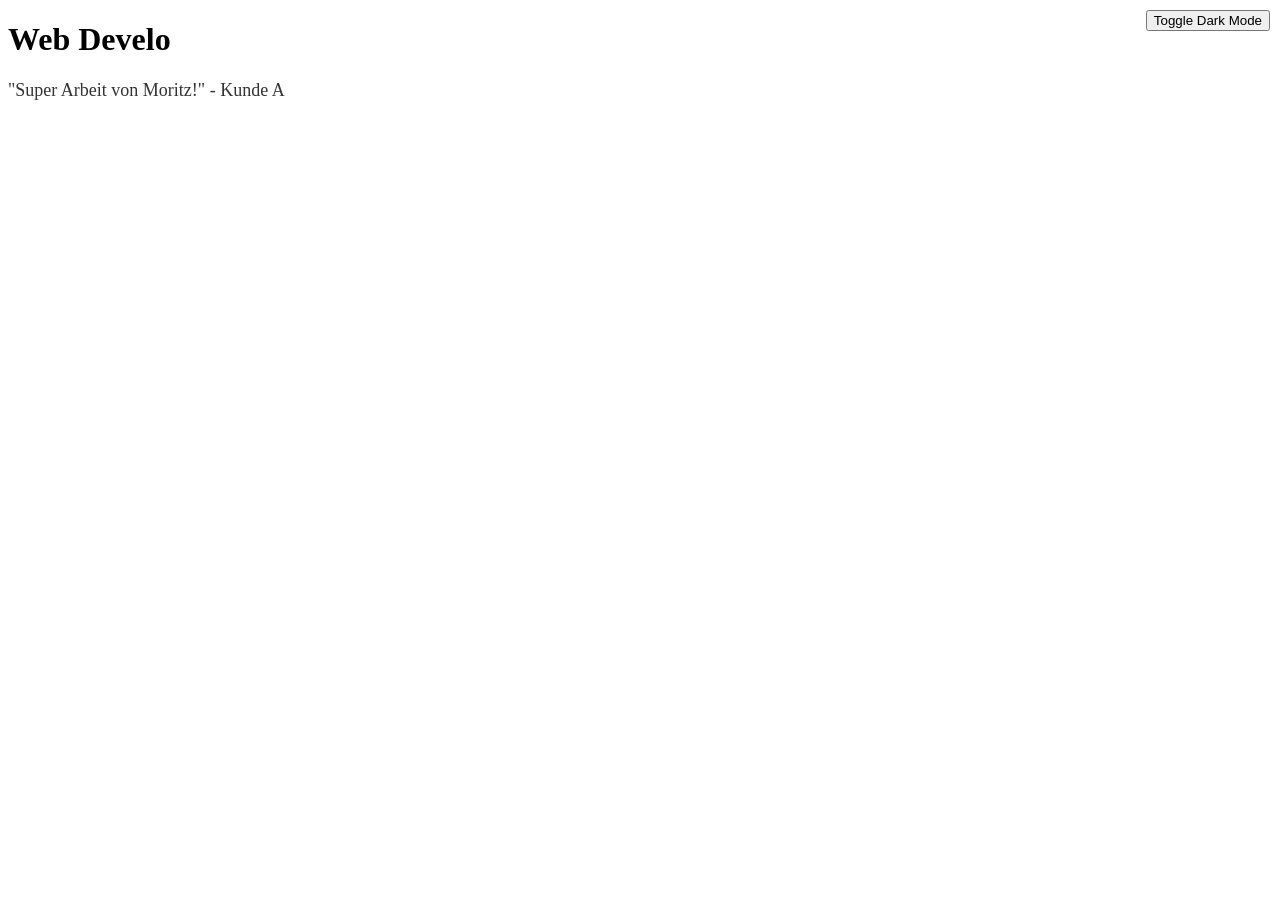
<file: test/index.html>
<!DOCTYPE html>
<html lang="de">
<head>
    <meta charset="UTF-8">
    <meta name="viewport" content="width=device-width, initial-scale=1.0">
    <meta http-equiv="X-UA-Compatible" content="ie=edge">
    <title>Meine Website</title>
    <link rel="stylesheet" href="styles.css">
</head>
<body>
<button id="mode-toggle">Toggle Dark Mode</button>


<h1 id="typed-text"></h1>



<div class="testimonial-slider">
    <div class="testimonial">"Super Arbeit von Moritz!" - Kunde A</div>
    <div class="testimonial">"Moritz hat unsere Erwartungen übertroffen." - Kunde B</div>
</div>

<script src="script.js"></script>
</body>
</html>
</file>
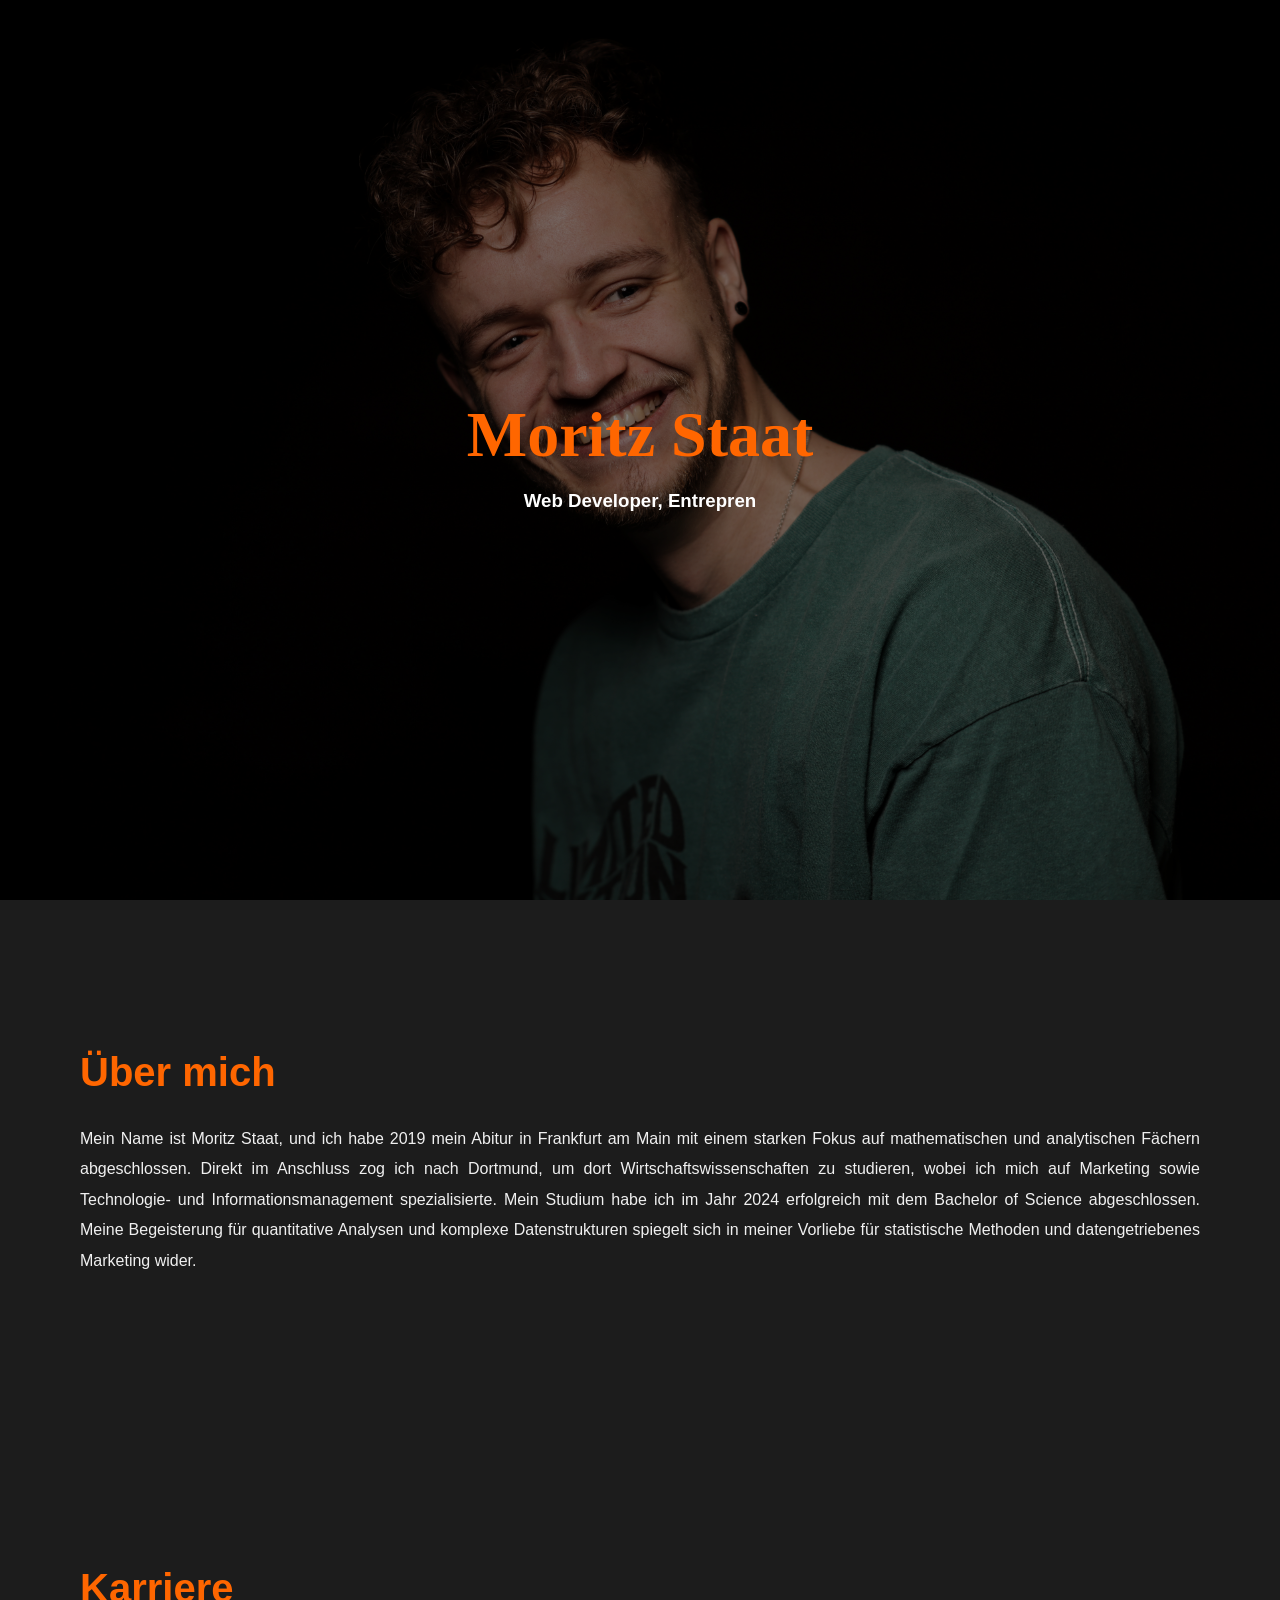
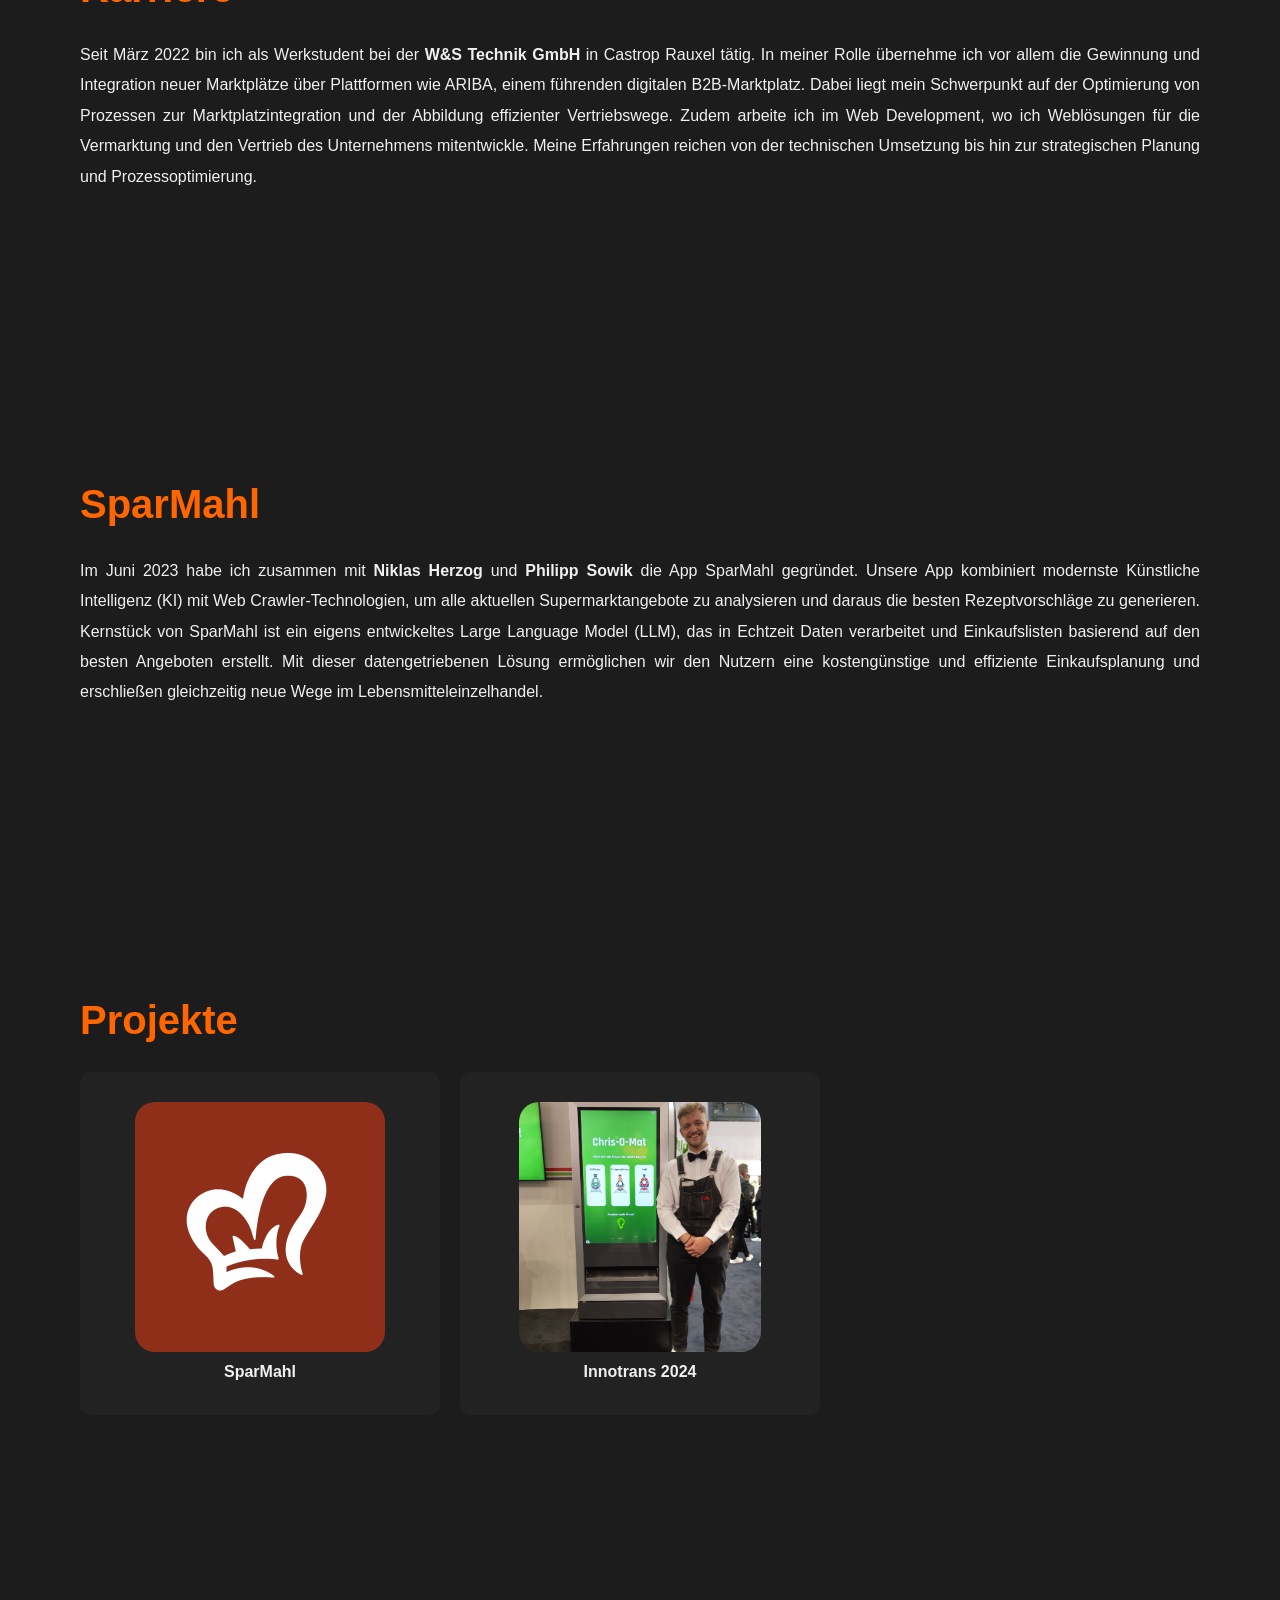
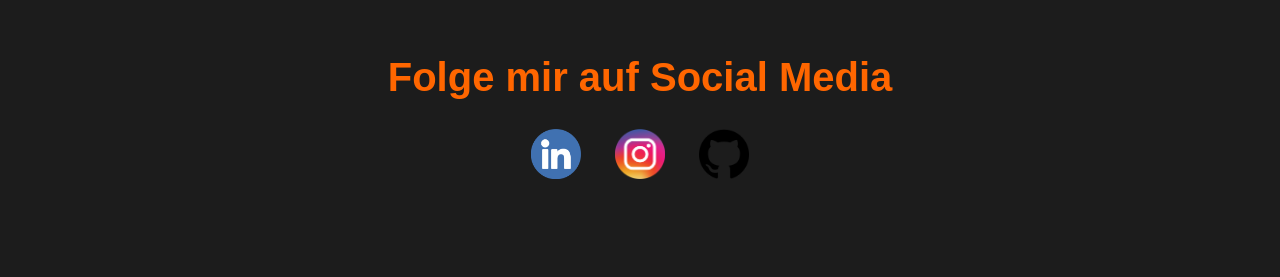
<file: V2/index.html>
<!DOCTYPE html>
<html lang="de">
<head>
    <meta charset="UTF-8">
    <meta name="viewport" content="width=device-width, initial-scale=1.0">
    <meta http-equiv="X-UA-Compatible" content="ie=edge">
    <title>Moritz Staat</title>
    <link rel="stylesheet" href="styles.css">
</head>
<body>
<!-- Startseite -->
<section id="hero">
    <div class="overlay">
        <h1>Moritz Staat</h1>
        <h3 id="typed-text"></h3>
    </div>
</section>

<!-- Über mich -->
<section id="about">
    <div class="container">
        <h2>Über mich</h2>
        <p>Mein Name ist Moritz Staat, und ich habe 2019 mein Abitur in Frankfurt am Main mit einem starken Fokus auf
            mathematischen und analytischen Fächern abgeschlossen. Direkt im Anschluss zog ich nach Dortmund, um dort
            Wirtschaftswissenschaften zu studieren, wobei ich mich auf Marketing sowie Technologie- und
            Informationsmanagement spezialisierte. Mein Studium habe ich im Jahr 2024 erfolgreich mit dem Bachelor of
            Science abgeschlossen. Meine Begeisterung für quantitative Analysen und komplexe Datenstrukturen spiegelt
            sich in meiner Vorliebe für statistische Methoden und datengetriebenes Marketing wider.</p>
    </div>
</section>

<!-- Beruflicher Werdegang -->
<section id="career">
    <div class="container">
        <h2>Karriere</h2>
        <p>Seit März 2022 bin ich als Werkstudent bei der <a href="https://wus-technik.com" target="_blank">W&S Technik
            GmbH</a> in Castrop Rauxel tätig. In meiner Rolle
            übernehme ich vor allem die Gewinnung und Integration neuer Marktplätze über Plattformen wie ARIBA, einem
            führenden digitalen B2B-Marktplatz. Dabei liegt mein Schwerpunkt auf der Optimierung von Prozessen zur
            Marktplatzintegration und der Abbildung effizienter Vertriebswege. Zudem arbeite ich im Web Development, wo
            ich Weblösungen für die Vermarktung und den Vertrieb des Unternehmens mitentwickle. Meine Erfahrungen
            reichen von der technischen Umsetzung bis hin zur strategischen Planung und Prozessoptimierung.</p>
    </div>
</section>

<!-- SparMahl -->
<section id="sparmahl">
    <div class="container">
        <h2>SparMahl</h2>
        <p>Im Juni 2023 habe ich zusammen mit <a
                href="https://www.linkedin.com/in/niklas-herzog-283028203/?originalSubdomain=de" target="_blank">Niklas
            Herzog</a> und <a
                href="https://www.linkedin.com/search/results/all/?heroEntityKey=urn%3Ali%3Afsd_profile%3AACoAADZTwiYB0s7yDMNa5AGkru16ruzx8MvhuX4&keywords=Philipp%20Sowik&origin=ENTITY_SEARCH_HOME_HISTORY&sid=Id%40"
                target="_blank">Philipp Sowik</a> die App SparMahl gegründet. Unsere App
            kombiniert modernste Künstliche Intelligenz (KI) mit Web Crawler-Technologien, um alle aktuellen
            Supermarktangebote zu analysieren und daraus die besten Rezeptvorschläge zu generieren. Kernstück von
            SparMahl ist ein eigens entwickeltes Large Language Model (LLM), das in Echtzeit Daten verarbeitet und
            Einkaufslisten basierend auf den besten Angeboten erstellt. Mit dieser datengetriebenen Lösung ermöglichen
            wir den Nutzern eine kostengünstige und effiziente Einkaufsplanung und erschließen gleichzeitig neue Wege im
            Lebensmitteleinzelhandel.</p>
    </div>
</section>

<!-- Projekte -->
<section id="projects">
    <div class="container">
        <h2>Projekte</h2>
        <div class="project-grid">
            <div class="project-item">
                <img src="../images/SparMahl2.png" alt="Projekt 1">
                <a
                        href="https://www.sparmahl.de"
                        target="_blank">SparMahl
                </a>
            </div>
            <div class="project-item2">
                <img src="../images/Innotrans.jpg" alt="Projekt 1">
                <a
                        href="https://www.linkedin.com/feed/update/urn:li:activity:7245817477006245888/"
                        target="_blank">Innotrans 2024
                </a>
            </div>
        </div>
    </div>
</section>

<!-- Social Media -->
<section id="social-media">
    <div class="container">
        <h2>Folge mir auf Social Media</h2>
        <div class="social-links">
            <a href="https://www.linkedin.com/in/moritz-staat-848192215/" target="_blank">
                <img src="../images/linked1n.png" alt="LinkedIn" width="50" height="50">
            </a>
            <a href="https://www.instagram.com/moritz_85201/" target="_blank">
                <img src="../images/instagram.png" alt="Instagram" width="50" height="50">
            </a>
            <a href="https://github.com/Moritz-Staat" target="_blank">
                <img src="../images/github.png" alt="GitHub" width="50" height="50">
            </a>
        </div>
    </div>
</section>

<!-- Vollbild bei Inaktivität -->
<div id="fullscreenImage">
    <img src="../images/PortaitBild.jpg" alt="Hintergrundbild">
    <div class="overlay-text">
        <h2>Moritz Staat</h2>
        <p>Gründer von SparMahl – Die App für kostengünstiges Einkaufen und Kochen.</p>
    </div>
</div>

<script src="script.js"></script>
</body>
</html>
</file>
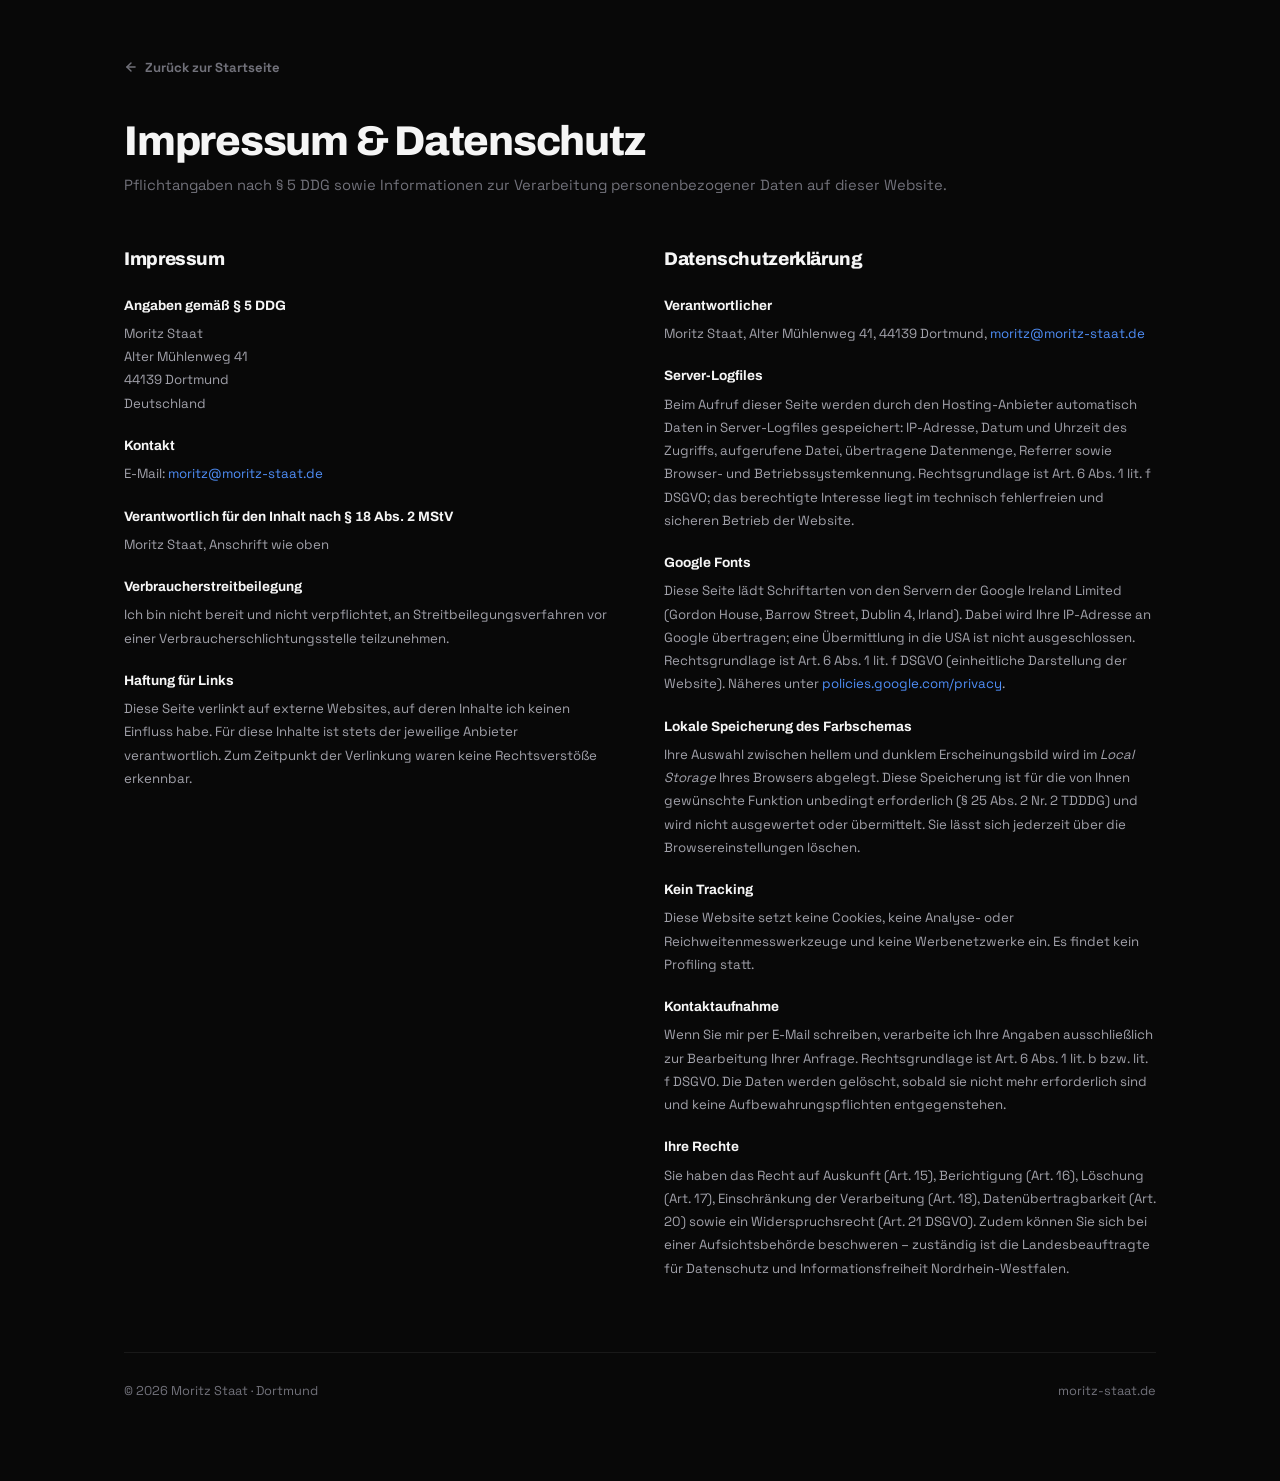
<file: rechtliches.html>
<!DOCTYPE html>
<html lang="de" data-theme="dark">
<head>
  <meta charset="UTF-8">
  <meta name="viewport" content="width=device-width, initial-scale=1.0">
  <title>Impressum &amp; Datenschutz &ndash; Moritz Staat</title>
  <meta name="description" content="Impressum nach § 5 DDG und Datenschutzerklärung für moritz-staat.de.">
  <meta name="robots" content="noindex, follow">
  <link rel="canonical" href="https://www.moritz-staat.de/rechtliches.html">
  <link rel="icon" href="/favicon.svg" type="image/svg+xml">
  <meta name="theme-color" content="#0d0d0d" media="(prefers-color-scheme: dark)">
  <meta name="theme-color" content="#faf9f6" media="(prefers-color-scheme: light)">
  <link rel="preconnect" href="https://fonts.googleapis.com">
  <link rel="preconnect" href="https://fonts.gstatic.com" crossorigin>
  <link href="https://fonts.googleapis.com/css2?family=Archivo:wght@400;700;800&family=Space+Grotesk:wght@300;400;500&display=swap" rel="stylesheet">
  <style>
    /* ════════════════════════════════════════
       TOKENS
    ════════════════════════════════════════ */
    :root {
      --dur: 0.3s;
      --ease: cubic-bezier(0.16, 1, 0.3, 1);
    }

    [data-theme="dark"] {
      --bg:          #080808;
      --bg-1:        #0f0f0f;
      --bg-2:        #161616;
      --bg-3:        #1e1e1e;
      --border:      rgba(255,255,255,0.07);
      --border-md:   rgba(255,255,255,0.12);
      --text:        #f5f5f5;
      --text-2:      #a1a1aa;
      --text-3:      #71717a;
      --blue:        #4f8ef7;
      --blue-dark:   #3b7de8;
      --blue-glow:   rgba(79,142,247,0.18);
      --blue-soft:   rgba(79,142,247,0.1);
      --glass:       rgba(255,255,255,0.03);
      --glass-bd:    rgba(255,255,255,0.07);
      --shadow:      0 8px 40px rgba(0,0,0,0.6);
      --shadow-sm:   0 2px 12px rgba(0,0,0,0.4);
      --noise: url("data:image/svg+xml,%3Csvg xmlns='http://www.w3.org/2000/svg' width='200' height='200'%3E%3Cfilter id='n'%3E%3CfeTurbulence type='fractalNoise' baseFrequency='0.9' numOctaves='4' stitchTiles='stitch'/%3E%3C/filter%3E%3Crect width='200' height='200' filter='url(%23n)' opacity='0.04'/%3E%3C/svg%3E");
    }

    [data-theme="light"] {
      --bg:          #f8f8f6;
      --bg-1:        #ffffff;
      --bg-2:        #f2f2ef;
      --bg-3:        #e8e8e4;
      --border:      rgba(0,0,0,0.07);
      --border-md:   rgba(0,0,0,0.12);
      --text:        #111110;
      --text-2:      #4a4a47;
      --text-3:      #8a8a85;
      --blue:        #1d59d4;
      --blue-dark:   #1347bb;
      --blue-glow:   rgba(29,89,212,0.12);
      --blue-soft:   rgba(29,89,212,0.07);
      --glass:       rgba(255,255,255,0.7);
      --glass-bd:    rgba(0,0,0,0.07);
      --shadow:      0 8px 40px rgba(0,0,0,0.1);
      --shadow-sm:   0 2px 12px rgba(0,0,0,0.07);
      --noise: url("data:image/svg+xml,%3Csvg xmlns='http://www.w3.org/2000/svg' width='200' height='200'%3E%3Cfilter id='n'%3E%3CfeTurbulence type='fractalNoise' baseFrequency='0.9' numOctaves='4' stitchTiles='stitch'/%3E%3C/filter%3E%3Crect width='200' height='200' filter='url(%23n)' opacity='0.025'/%3E%3C/svg%3E");
    }

    /* ════════════════════════════════════════
       SEITE
    ════════════════════════════════════════ */
    * { margin: 0; padding: 0; box-sizing: border-box; }
    body {
      background: var(--bg);
      color: var(--text);
      font-family: 'Space Grotesk', system-ui, sans-serif;
      -webkit-font-smoothing: antialiased;
      line-height: 1.6;
    }
    .wrap { max-width: 1080px; margin: 0 auto; padding: 3.5rem 1.5rem 5rem; }

    .back {
      display: inline-flex;
      align-items: center;
      gap: 0.45rem;
      font-size: 0.82rem;
      font-weight: 700;
      color: var(--text-3);
      text-decoration: none;
      transition: gap 0.2s var(--ease), color 0.2s;
      margin-bottom: 2.5rem;
    }
    .back:hover { gap: 0.75rem; color: var(--blue); }

    h1 {
      font-family: 'Archivo', sans-serif;
      font-size: clamp(1.9rem, 4vw, 2.6rem);
      font-weight: 800;
      letter-spacing: -0.03em;
      line-height: 1.12;
      margin-bottom: 0.6rem;
    }
    .lede { font-size: 0.92rem; color: var(--text-3); margin-bottom: 3rem; }

    /* ════════════════════════════════════════
       RECHTLICHES
    ════════════════════════════════════════ */
    #legal { background: var(--bg-1); }
    .legal-grid { display: grid; grid-template-columns: 1fr 1fr; gap: 3rem; }
    @media (max-width: 860px) { .legal-grid { grid-template-columns: 1fr; gap: 2.5rem; } }
    .legal-block h3 {
      font-family: 'Archivo', sans-serif;
      font-size: 1.15rem;
      font-weight: 800;
      letter-spacing: -0.02em;
      color: var(--text);
      margin-bottom: 1rem;
      scroll-margin-top: 90px;
    }
    .legal-block h4 {
      font-family: 'Archivo', sans-serif;
      font-size: 0.85rem;
      font-weight: 700;
      color: var(--text);
      margin: 1.25rem 0 0.35rem;
    }
    .legal-block p, .legal-block li { font-size: 0.83rem; line-height: 1.75; color: var(--text-2); margin: 0 0 0.5rem; }
    .legal-block ul { padding-left: 1.1rem; margin: 0 0 0.5rem; }
    .legal-block a { color: var(--blue); text-decoration: none; }
    .legal-block a:hover { text-decoration: underline; }

    /* ════════════════════════════════════════
       FUSS
    ════════════════════════════════════════ */
    footer {
      border-top: 1px solid var(--border);
      margin-top: 4rem;
      padding-top: 1.75rem;
      display: flex;
      flex-wrap: wrap;
      gap: 1rem;
      justify-content: space-between;
      align-items: center;
      font-size: 0.8rem;
      color: var(--text-3);
    }
    footer a { color: var(--text-3); text-decoration: none; }
    footer a:hover { color: var(--blue); }
  </style>
</head>
<body>
  <div class="wrap">
    <a class="back" href="/">
      <svg width="14" height="14" viewBox="0 0 24 24" fill="none" stroke="currentColor" stroke-width="2.5" stroke-linecap="round" stroke-linejoin="round" aria-hidden="true"><line x1="19" y1="12" x2="5" y2="12"/><polyline points="12 19 5 12 12 5"/></svg>
      Zur&uuml;ck zur Startseite
    </a>

    <h1>Impressum &amp; Datenschutz</h1>
    <p class="lede">Pflichtangaben nach &sect; 5 DDG sowie Informationen zur Verarbeitung personenbezogener Daten auf dieser Website.</p>

<div class="legal-grid">
    <div class="legal-block">
      <h3 id="impressum">Impressum</h3>

      <h4>Angaben gem&auml;&szlig; &sect; 5 DDG</h4>
      <p>Moritz Staat<br>Alter M&uuml;hlenweg 41<br>44139 Dortmund<br>Deutschland</p>

      <h4>Kontakt</h4>
      <p>E-Mail: <a href="mailto:moritz@moritz-staat.de">moritz@moritz-staat.de</a></p>

      <h4>Verantwortlich f&uuml;r den Inhalt nach &sect; 18 Abs. 2 MStV</h4>
      <p>Moritz Staat, Anschrift wie oben</p>

      <h4>Verbraucherstreitbeilegung</h4>
      <p>Ich bin nicht bereit und nicht verpflichtet, an Streitbeilegungsverfahren vor einer Verbraucherschlichtungsstelle teilzunehmen.</p>

      <h4>Haftung f&uuml;r Links</h4>
      <p>Diese Seite verlinkt auf externe Websites, auf deren Inhalte ich keinen Einfluss habe. F&uuml;r diese Inhalte ist stets der jeweilige Anbieter verantwortlich. Zum Zeitpunkt der Verlinkung waren keine Rechtsverst&ouml;&szlig;e erkennbar.</p>
    </div>

    <div class="legal-block">
      <h3 id="datenschutz">Datenschutzerkl&auml;rung</h3>

      <h4>Verantwortlicher</h4>
      <p>Moritz Staat, Alter M&uuml;hlenweg 41, 44139 Dortmund, <a href="mailto:moritz@moritz-staat.de">moritz@moritz-staat.de</a></p>

      <h4>Server-Logfiles</h4>
      <p>Beim Aufruf dieser Seite werden durch den Hosting-Anbieter automatisch Daten in Server-Logfiles gespeichert: IP-Adresse, Datum und Uhrzeit des Zugriffs, aufgerufene Datei, &uuml;bertragene Datenmenge, Referrer sowie Browser- und Betriebssystemkennung. Rechtsgrundlage ist Art. 6 Abs. 1 lit. f DSGVO; das berechtigte Interesse liegt im technisch fehlerfreien und sicheren Betrieb der Website.</p>

      <h4>Google Fonts</h4>
      <p>Diese Seite l&auml;dt Schriftarten von den Servern der Google Ireland Limited (Gordon House, Barrow Street, Dublin 4, Irland). Dabei wird Ihre IP-Adresse an Google &uuml;bertragen; eine &Uuml;bermittlung in die USA ist nicht ausgeschlossen. Rechtsgrundlage ist Art. 6 Abs. 1 lit. f DSGVO (einheitliche Darstellung der Website). N&auml;heres unter <a href="https://policies.google.com/privacy" target="_blank" rel="noopener noreferrer">policies.google.com/privacy</a>.</p>

      <h4>Lokale Speicherung des Farbschemas</h4>
      <p>Ihre Auswahl zwischen hellem und dunklem Erscheinungsbild wird im <em>Local Storage</em> Ihres Browsers abgelegt. Diese Speicherung ist f&uuml;r die von Ihnen gew&uuml;nschte Funktion unbedingt erforderlich (&sect; 25 Abs. 2 Nr. 2 TDDDG) und wird nicht ausgewertet oder &uuml;bermittelt. Sie l&auml;sst sich jederzeit &uuml;ber die Browsereinstellungen l&ouml;schen.</p>

      <h4>Kein Tracking</h4>
      <p>Diese Website setzt keine Cookies, keine Analyse- oder Reichweitenmesswerkzeuge und keine Werbenetzwerke ein. Es findet kein Profiling statt.</p>

      <h4>Kontaktaufnahme</h4>
      <p>Wenn Sie mir per E-Mail schreiben, verarbeite ich Ihre Angaben ausschlie&szlig;lich zur Bearbeitung Ihrer Anfrage. Rechtsgrundlage ist Art. 6 Abs. 1 lit. b bzw. lit. f DSGVO. Die Daten werden gel&ouml;scht, sobald sie nicht mehr erforderlich sind und keine Aufbewahrungspflichten entgegenstehen.</p>

      <h4>Ihre Rechte</h4>
      <p>Sie haben das Recht auf Auskunft (Art. 15), Berichtigung (Art. 16), L&ouml;schung (Art. 17), Einschr&auml;nkung der Verarbeitung (Art. 18), Daten&uuml;bertragbarkeit (Art. 20) sowie ein Widerspruchsrecht (Art. 21 DSGVO). Zudem k&ouml;nnen Sie sich bei einer Aufsichtsbeh&ouml;rde beschweren &ndash; zust&auml;ndig ist die Landesbeauftragte f&uuml;r Datenschutz und Informationsfreiheit Nordrhein-Westfalen.</p>
      </div>
    </div>

    <footer>
      <span>&copy; 2026 Moritz Staat &middot; Dortmund</span>
      <a href="/">moritz-staat.de</a>
    </footer>
  </div>

  <script>
    // Farbschema von der Startseite uebernehmen
    document.documentElement.setAttribute('data-theme', localStorage.getItem('theme') || 'dark');
  </script>
</body>
</html>
</file>
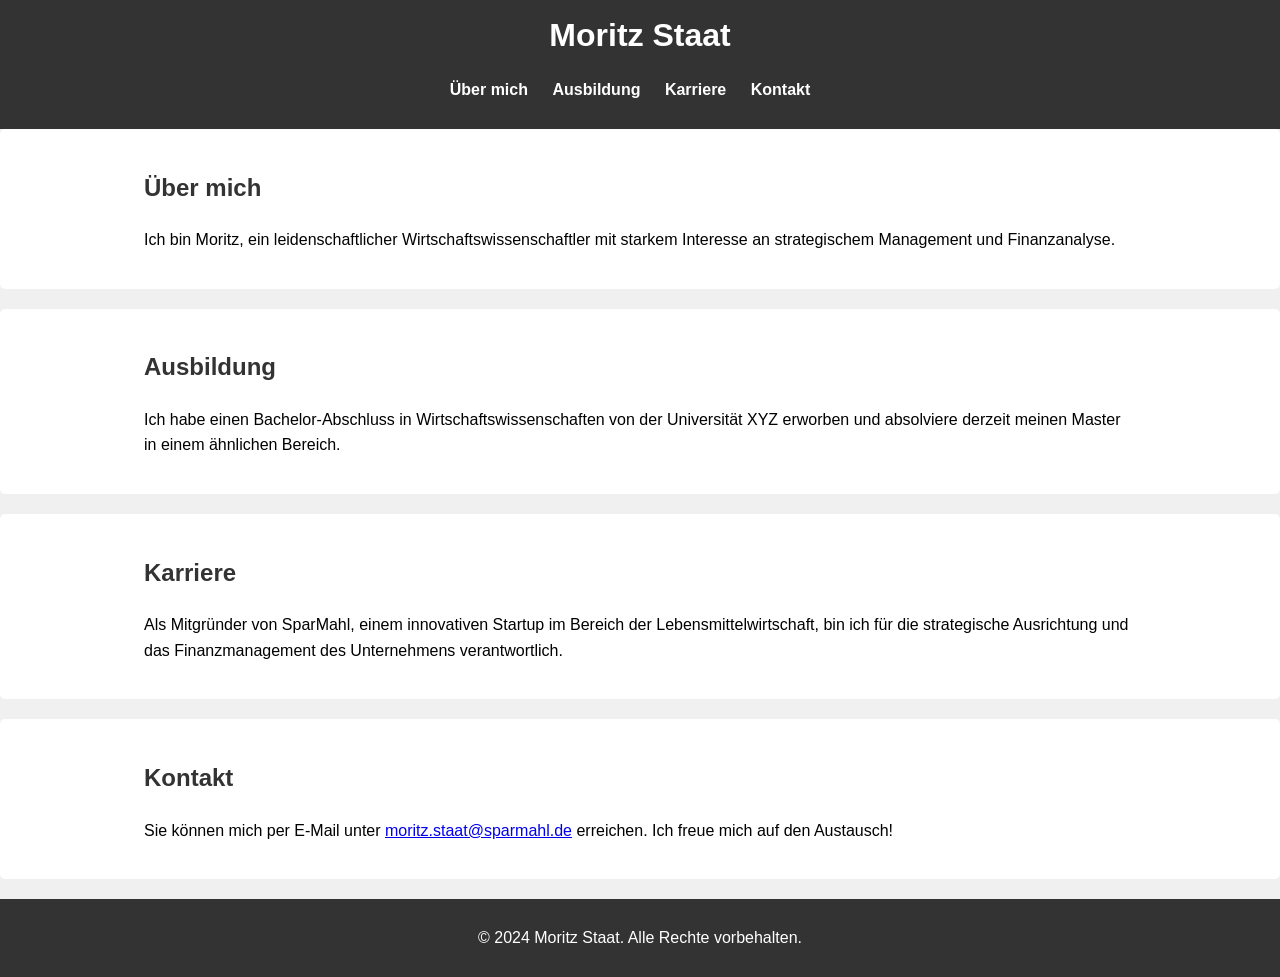
<file: Test.html>
<!DOCTYPE html>
<html lang="de">
<head>
    <meta charset="UTF-8">
    <meta name="viewport" content="width=device-width, initial-scale=1.0">
    <title>Moritz Staat - Persönliche Webseite</title>
    <link rel="stylesheet" href="stylestest.css">
</head>
<body>
<header>
    <div class="container">
        <h1>Moritz Staat</h1>
        <nav>
            <ul>
                <li><a href="#about">Über mich</a></li>
                <li><a href="#education">Ausbildung</a></li>
                <li><a href="#career">Karriere</a></li>
                <li><a href="#contact">Kontakt</a></li>
            </ul>
        </nav>
    </div>
</header>

<section id="about" class="section">
    <div class="container">
        <h2>Über mich</h2>
        <p>Ich bin Moritz, ein leidenschaftlicher Wirtschaftswissenschaftler mit starkem Interesse an strategischem Management und Finanzanalyse.</p>
    </div>
</section>

<section id="education" class="section">
    <div class="container">
        <h2>Ausbildung</h2>
        <p>Ich habe einen Bachelor-Abschluss in Wirtschaftswissenschaften von der Universität XYZ erworben und absolviere derzeit meinen Master in einem ähnlichen Bereich.</p>
    </div>
</section>

<section id="career" class="section">
    <div class="container">
        <h2>Karriere</h2>
        <p>Als Mitgründer von SparMahl, einem innovativen Startup im Bereich der Lebensmittelwirtschaft, bin ich für die strategische Ausrichtung und das Finanzmanagement des Unternehmens verantwortlich.</p>
    </div>
</section>

<section id="contact" class="section">
    <div class="container">
        <h2>Kontakt</h2>
        <p>Sie können mich per E-Mail unter <a href="mailto:moritz.staat@sparmahl.de">moritz.staat@sparmahl.de</a> erreichen. Ich freue mich auf den Austausch!</p>
    </div>
</section>

<footer>
    <div class="container">
        <p>&copy; 2024 Moritz Staat. Alle Rechte vorbehalten.</p>
    </div>
</footer>

</body>
</html>
</file>
<file: test/styles.css>
body.dark-mode {
    background-color: #333;
    color: #fff;
}
button {
    position: fixed;
    top: 10px;
    right: 10px;
}


.testimonial {
    display: none;
    font-size: 18px;
    color: #333;
}
.testimonial:first-child {
    display: block;
}
</file>
<file: V2/styles.css>
/* Allgemeine Stile */
* {
    margin: 0;
    padding: 0;
    box-sizing: border-box;
}

body {
    font-family: 'Open Sans', sans-serif;
    color: #f0f0f0;
    background-color: #1c1c1c;
    line-height: 1.6;
}

a {
    text-decoration: none;
    color: #f0f0f0;
}

.container {
    max-width: 1200px;
    margin: 0 auto;
    padding: 40px;
}

/* Startseite */
#hero {
    position: relative;
    height: 100vh;
    display: flex;
    justify-content: center;
    align-items: center;
    text-align: center;
    overflow: hidden;
}

#hero::before {
    content: "";
    position: absolute;
    top: 0;
    left: 0;
    width: 100%;
    height: 100%;
    background-image: url("../images/ImCasten (8 von 26) - Kopie.jpg");
    background-size: cover;
    background-position: center;
    background-repeat: no-repeat;
    filter: brightness(0.5);
    z-index: 1;
}

.overlay {
    position: relative;
    z-index: 2;
    color: white;
}

#hero h1 {
    font-size: 4rem;
    font-family: 'Playfair Display', serif;
    color: #ff6600;
}

#hero p {
    font-size: 1.5rem;
    margin-top: 20px;
}

/* Über mich */
#about, #career, #sparmahl, #projects, #social-media {
    padding: 100px 0;
}

h2 {
    font-size: 2.5rem;
    margin-bottom: 20px;
    color: #ff6600;
}

/* Projekte */
.project-grid {
    display: grid;
    grid-template-columns: repeat(auto-fill, minmax(300px, 1fr));
    gap: 20px;
}

.project-item, .project-item2 {
    background-color: #222;
    padding: 30px;
    border-radius: 10px;
    text-align: center;
    align-items: center;
}

.project-item img, .project-item2 img {
    height: 250px;
    width: auto;
    border-radius: 20px;
}
/* Social Media */
#social-media {
    text-align: center;
    padding: 50px 0;
}

#social-media .social-links a {
    margin: 0 15px;
    display: inline-block;
}

#social-media img {
    transition: transform 0.3s ease;
}

#social-media img:hover {
    transform: scale(1.2);
}

/* Vollbild bei Inaktivität */
#fullscreenImage {
    display: none;
    position: fixed;
    top: 0;
    left: 0;
    width: 100%;
    height: 100%;
    background-color: rgba(0, 0, 0, 0.8);
    justify-content: center;
    align-items: center;
    text-align: center;
    z-index: 3;
}

#fullscreenImage img {
    max-width: 100%;
    height: auto;
}

.overlay-text {
    position: absolute;
    color: #fff;
    font-family: 'Playfair Display', serif;
}

.overlay-text h2 {
    font-size: 4rem;
}

.overlay-text p {
    font-size: 1.5rem;
    margin-top: 10px;
}

a {
    color: #f0f0f0;
    text-decoration: none;
    font-weight: bold;
}

a:hover {
    color: #ff6600;
}

p {
    text-align: justify;
    line-height: 1.9;
}
</file>
<file: stylestest.css>
/* Allgemeine Stile */
body {
    font-family: Arial, sans-serif;
    line-height: 1.6;
    margin: 0;
    padding: 0;
    background-color: #f0f0f0;
}

.container {
    width: 80%;
    margin: 0 auto;
}

header {
    background-color: #333;
    color: #fff;
    padding: 10px 0;
    text-align: center;
}

header h1 {
    font-size: 2em;
    margin: 0;
}

nav ul {
    list-style-type: none;
    padding: 0;
}

nav ul li {
    display: inline;
    margin-right: 20px;
}

nav ul li a {
    text-decoration: none;
    color: #fff;
    font-weight: bold;
}

nav ul li a:hover {
    color: #ccc;
}

/* Stile für Abschnitte */
.section {
    background-color: #fff;
    padding: 20px;
    margin-bottom: 20px;
    border-radius: 5px;
}

.section h2 {
    color: #333;
}

/* Stile für den Footer */
footer {
    background-color: #333;
    color: #fff;
    text-align: center;
    padding: 10px 0;
}
</file>
